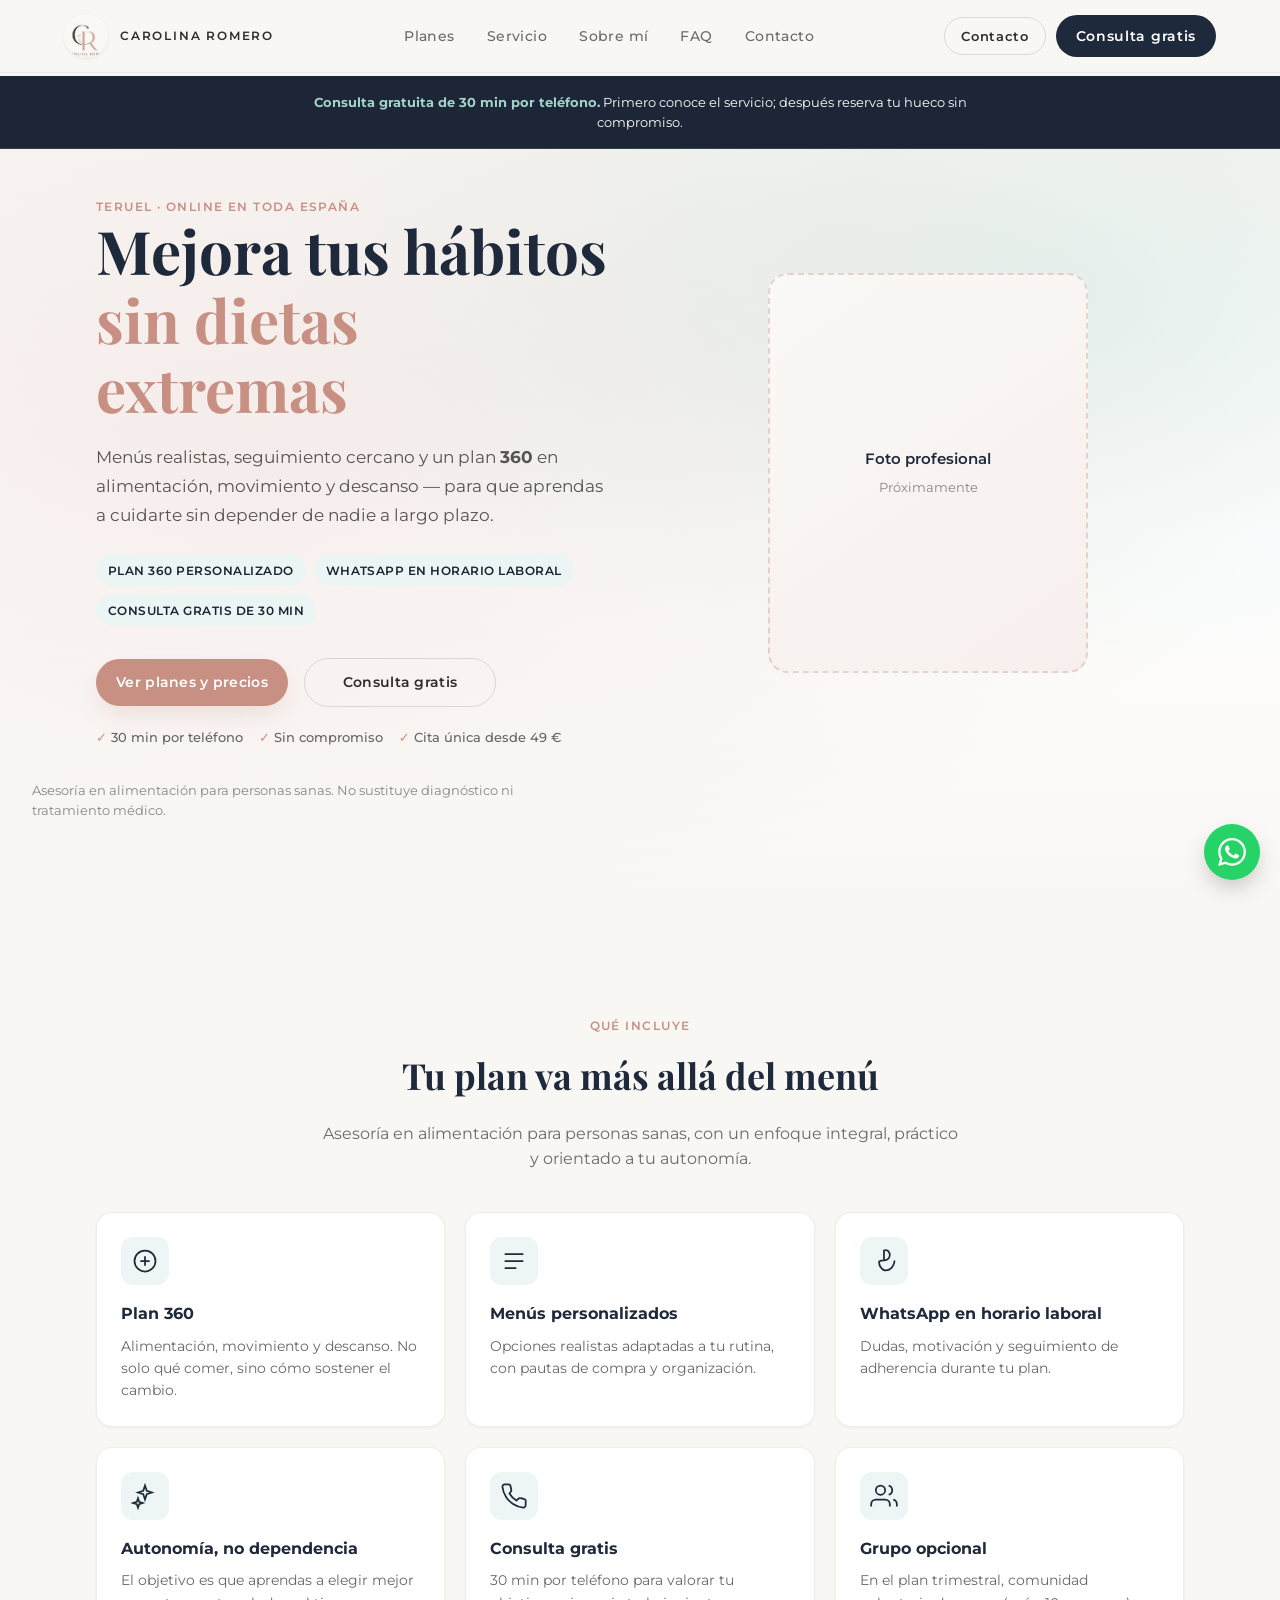
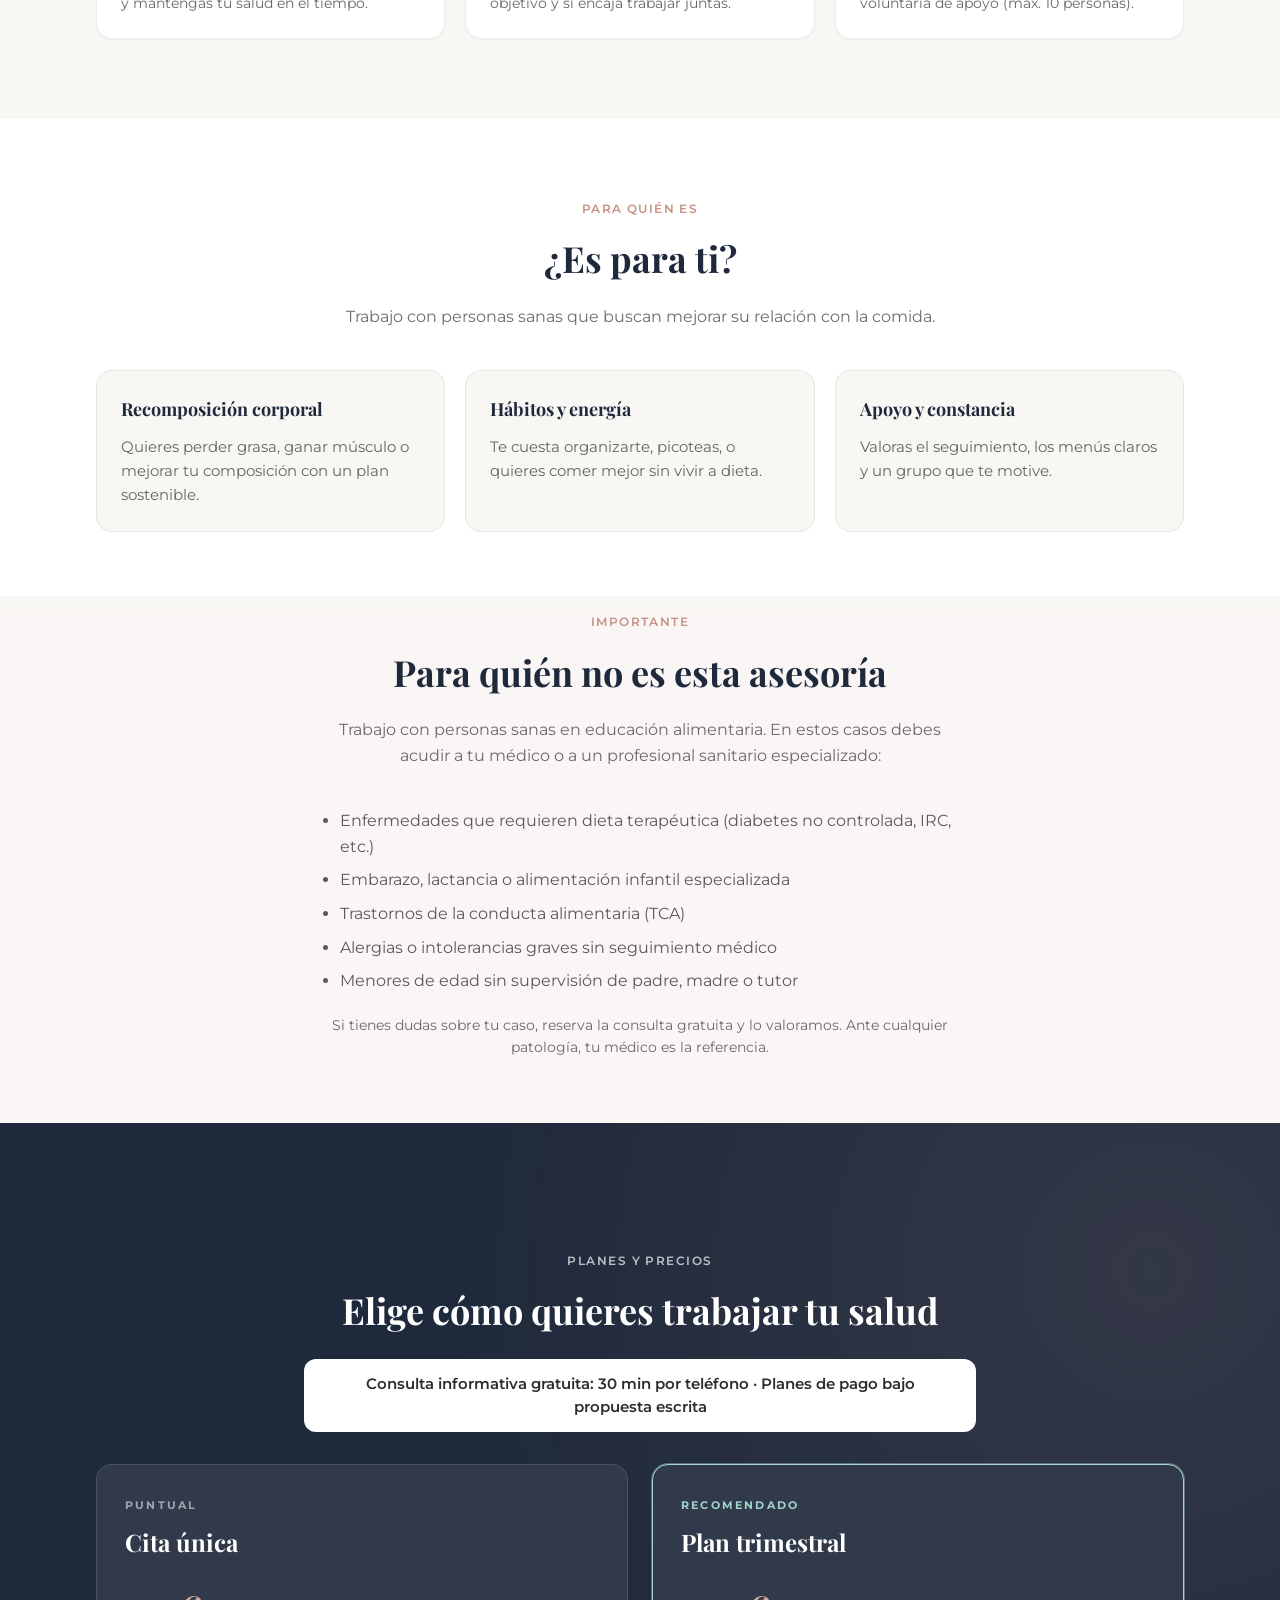
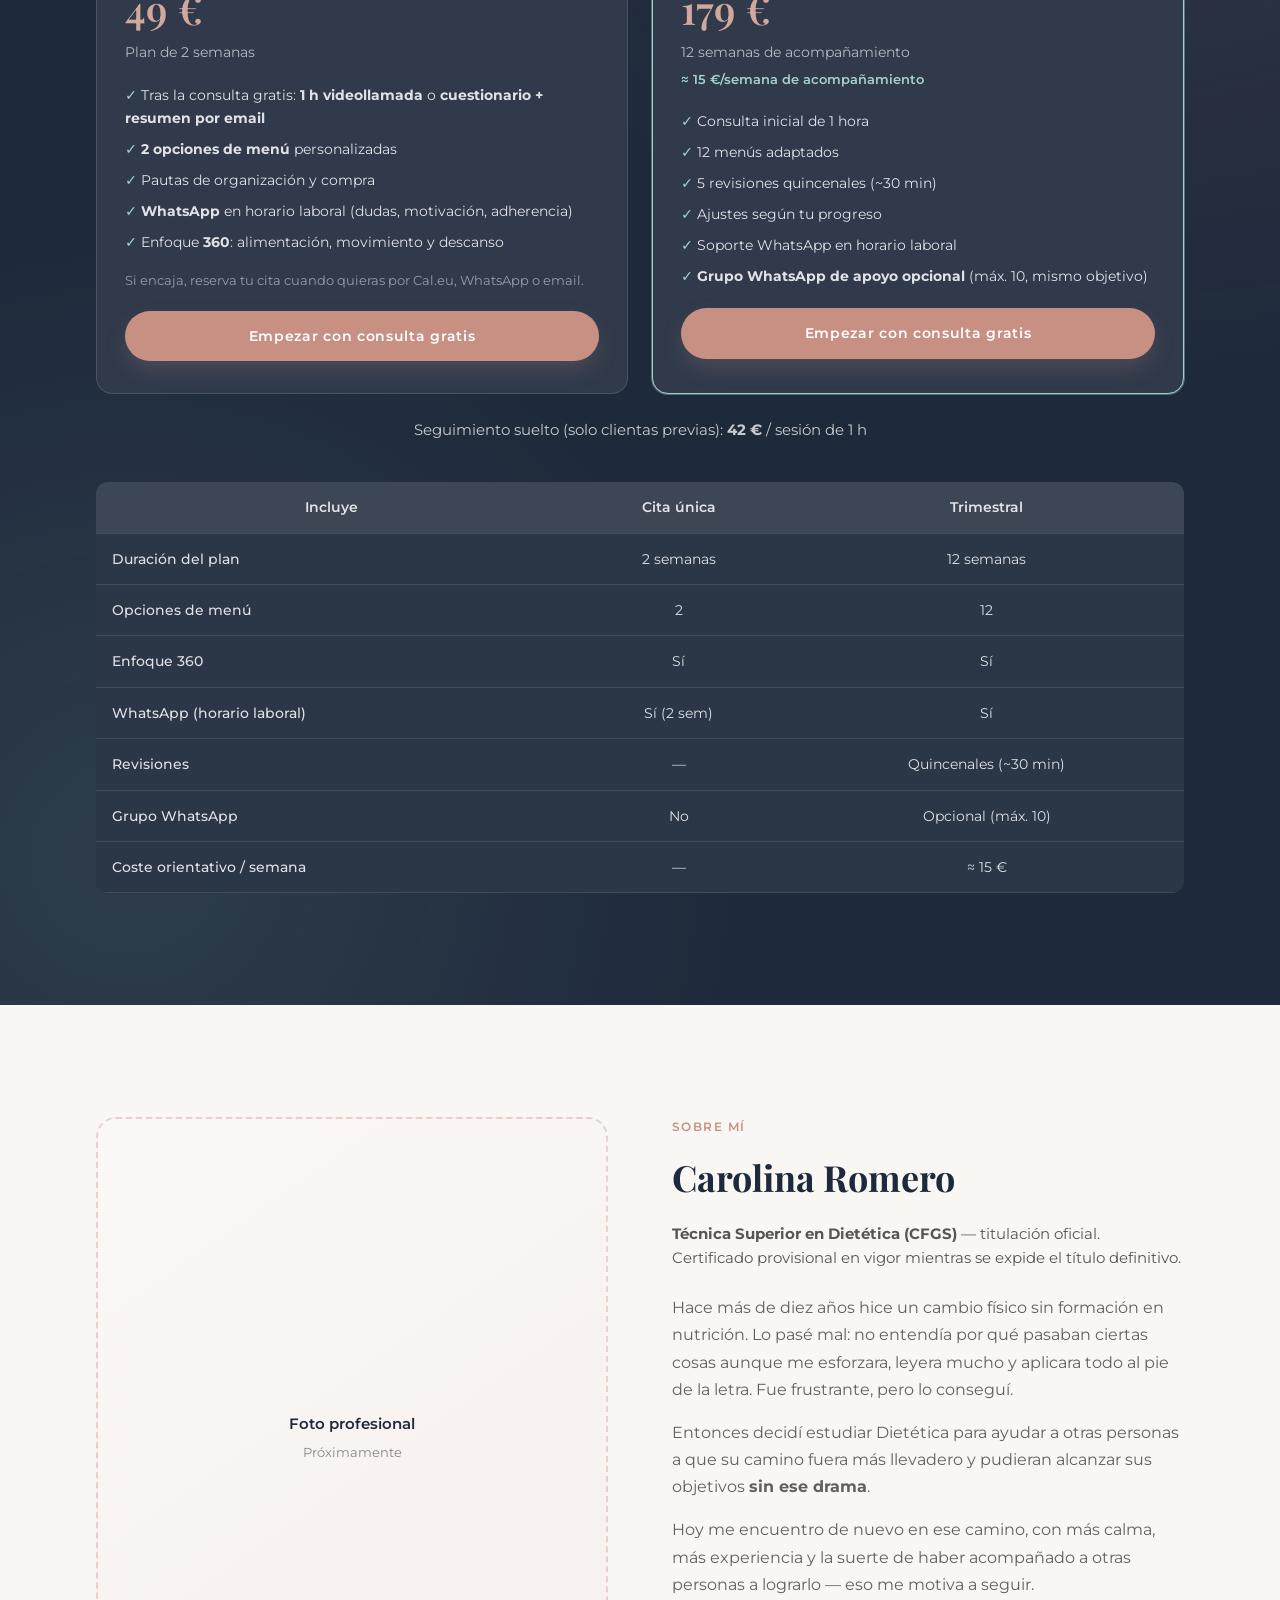
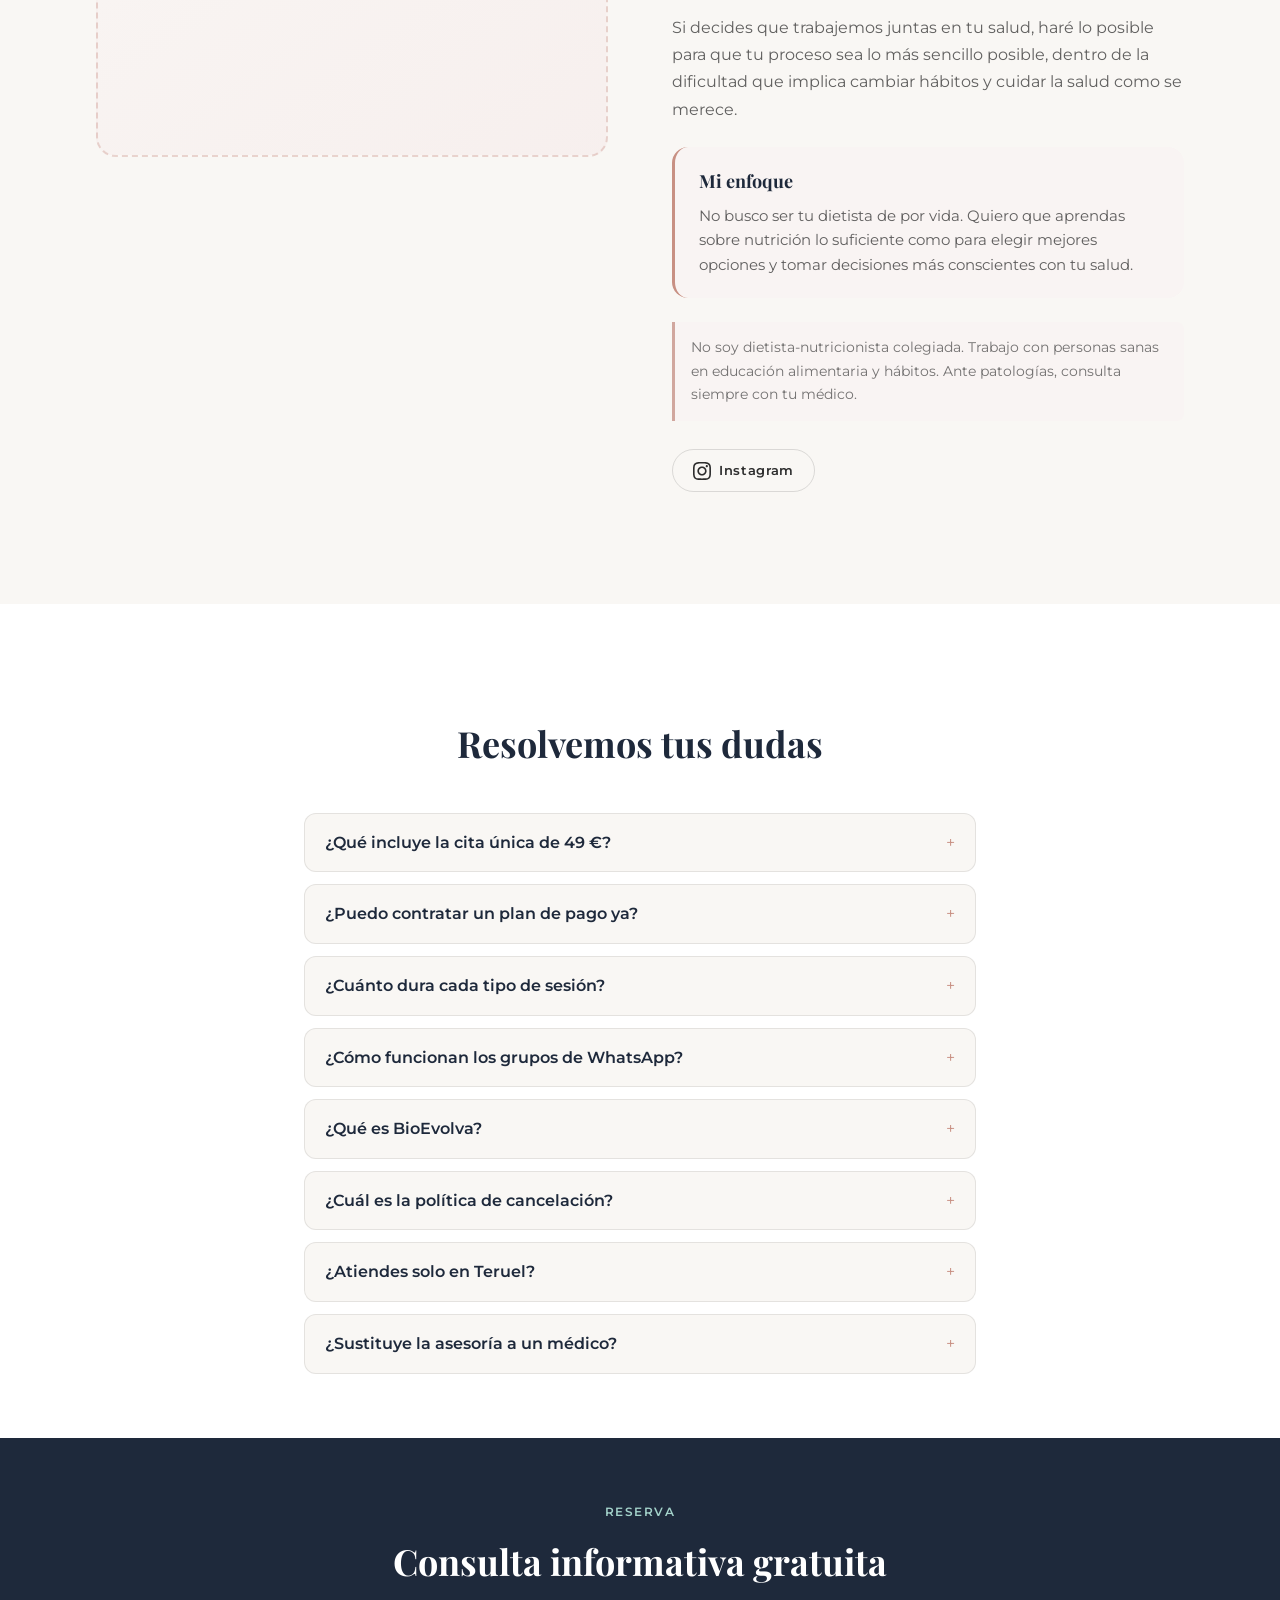
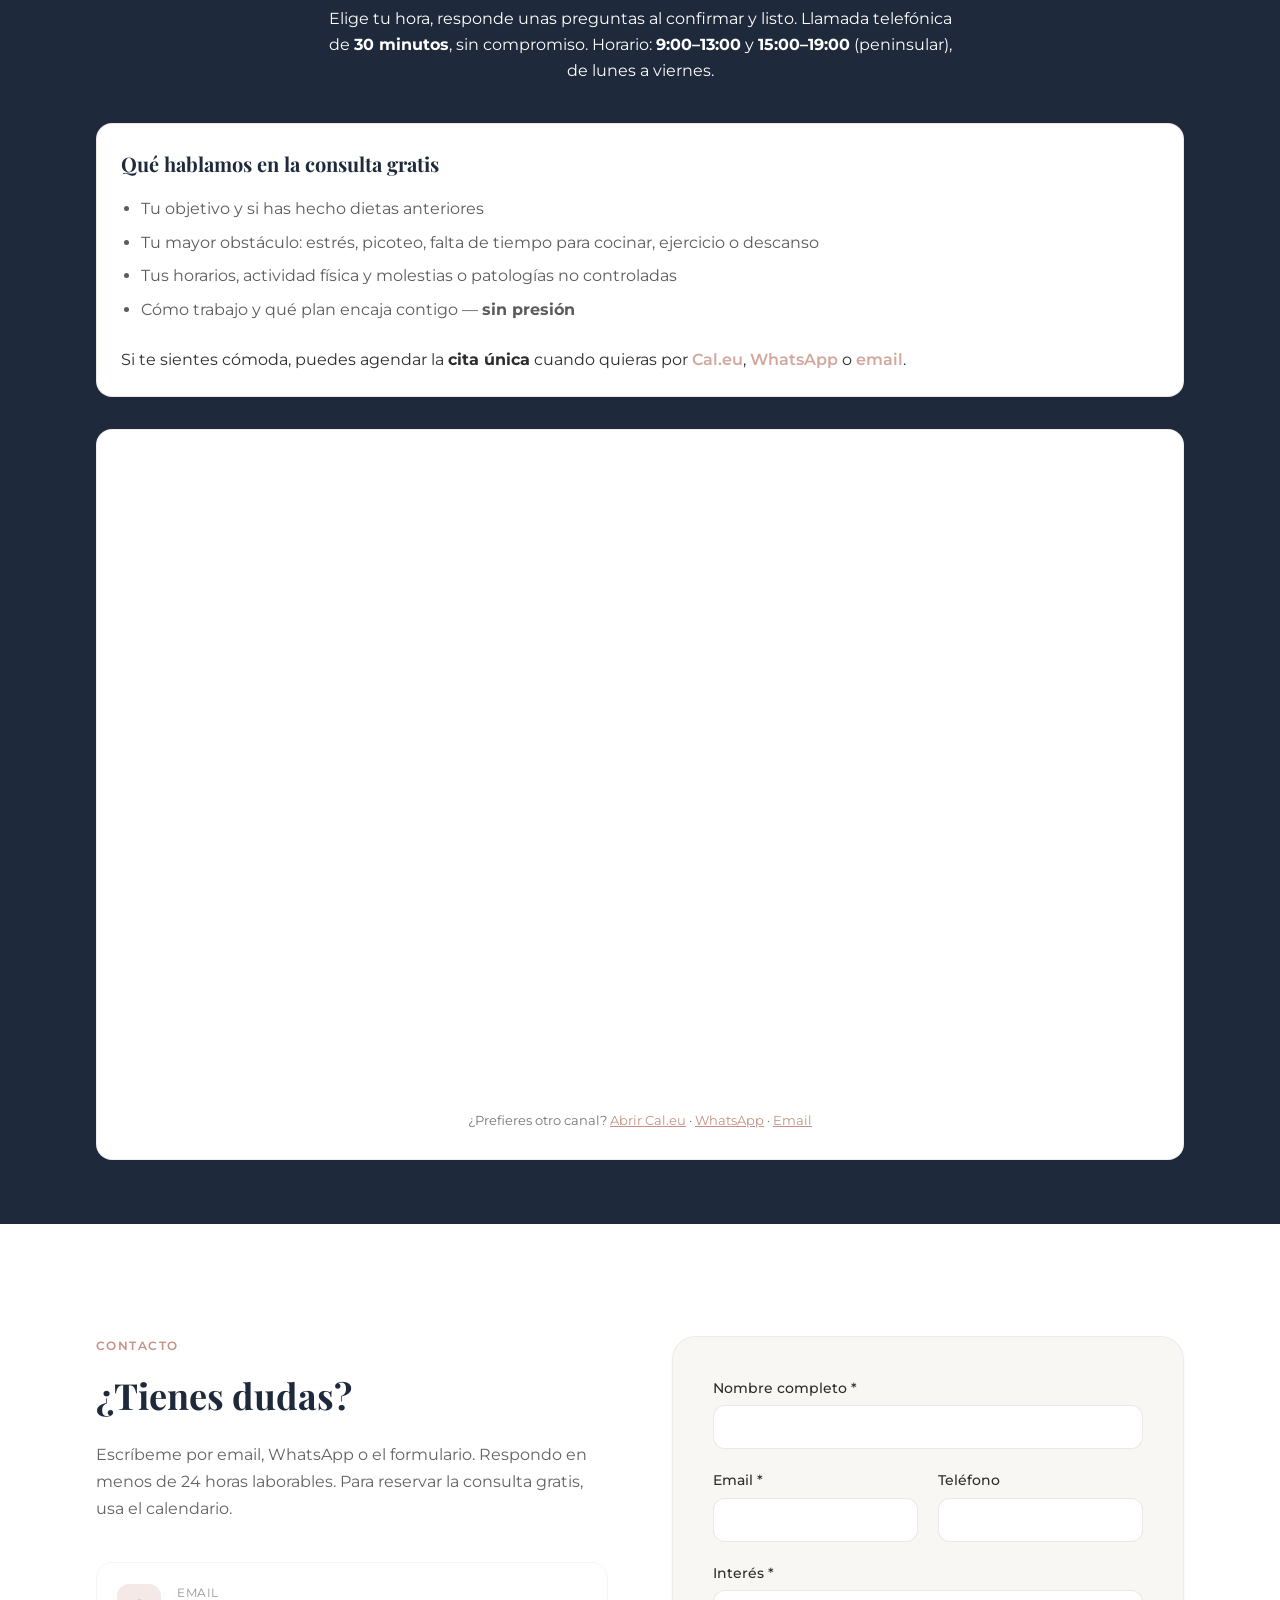
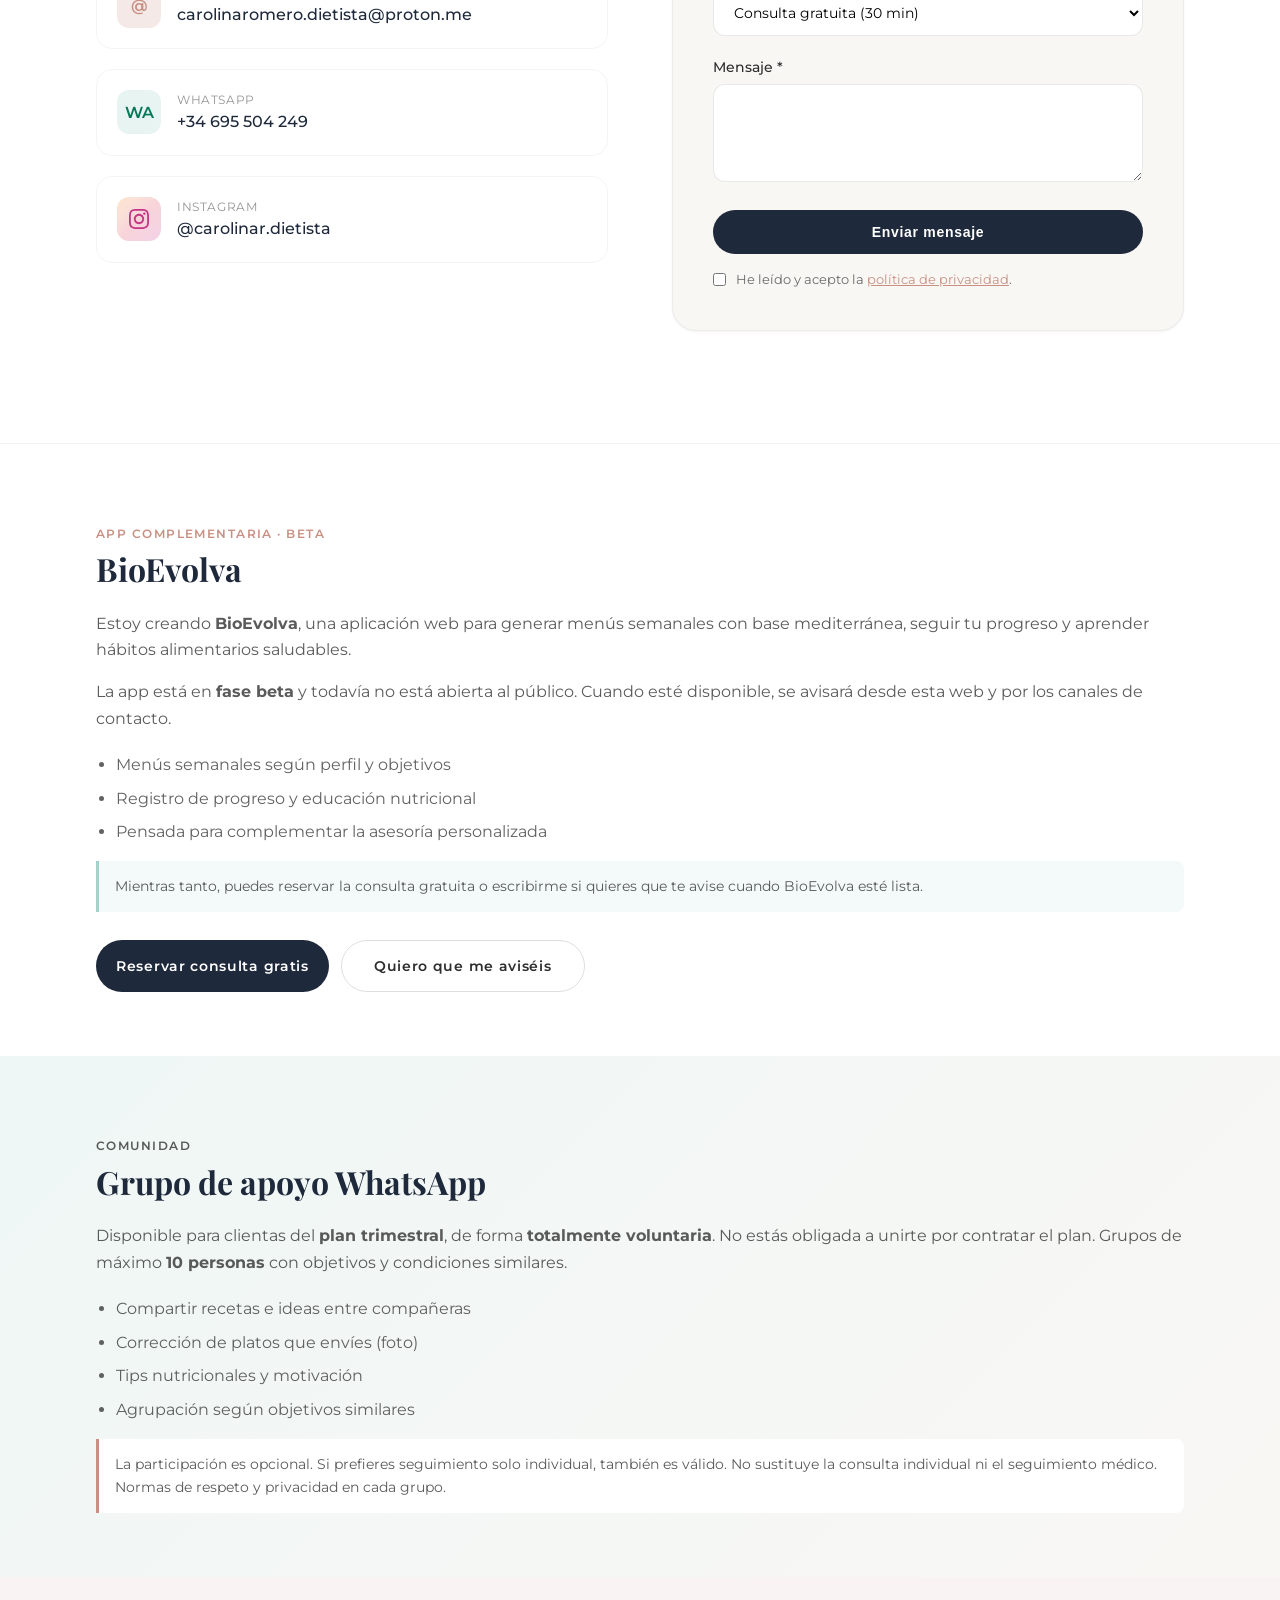
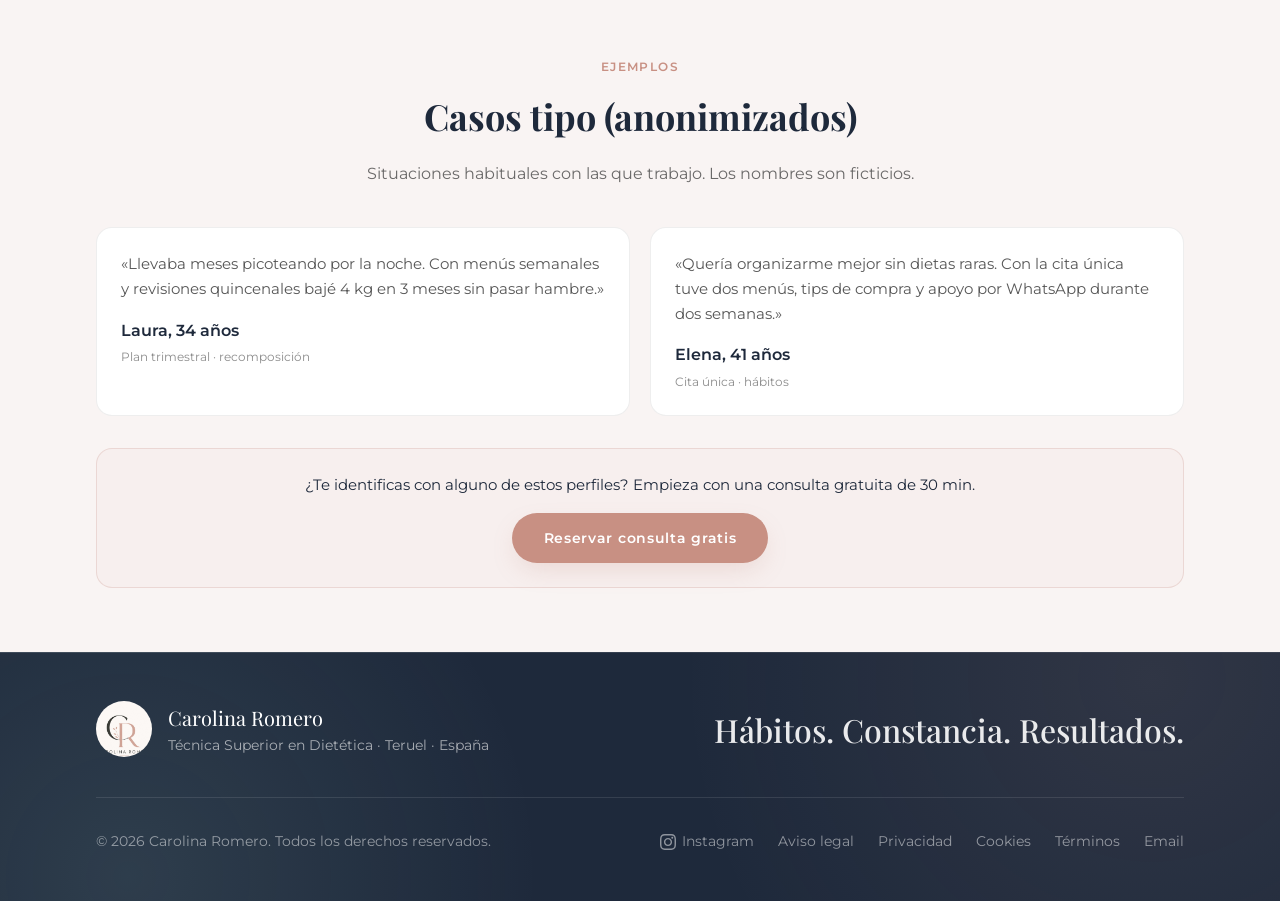
<file: index.html>
<!DOCTYPE html>
<html lang="es">
  <head>
    <meta charset="UTF-8" />
    <meta name="viewport" content="width=device-width, initial-scale=1.0" />
    <meta name="api-base-url" content="" />
    <title>Carolina Romero — Asesoría en Dietética Online | Teruel · España</title>
    <meta
      name="description"
      content="Menús semanales personalizados sin dietas extremas. Asesoría online en toda España con Carolina Romero, Técnica Superior en Dietética. Consulta gratuita de 30 min, sin compromiso."
    />
    <link rel="canonical" href="https://carol-88.github.io/carolina-romero-dietista/" />
    <meta property="og:type" content="website" />
    <meta property="og:locale" content="es_ES" />
    <meta property="og:title" content="Carolina Romero — Asesoría en Dietética Online" />
    <meta
      property="og:description"
      content="Menús personalizados sin dietas extremas. Consulta informativa gratuita de 30 min. Atiendo online en toda España desde Teruel."
    />
    <meta property="og:url" content="https://carol-88.github.io/carolina-romero-dietista/" />
    <meta property="og:image" content="https://carol-88.github.io/carolina-romero-dietista/images/og-card.png" />
    <meta name="twitter:card" content="summary" />
    <meta name="twitter:title" content="Carolina Romero — Asesoría en Dietética Online" />
    <meta
      name="twitter:description"
      content="Plan trimestral con menús semanales y grupo de apoyo. Consulta gratuita 30 min. Teruel · España."
    />
    <meta name="twitter:image" content="https://carol-88.github.io/carolina-romero-dietista/images/og-card.png" />
    <link rel="icon" href="favicon.ico" sizes="any" />
    <link rel="icon" href="images/favicon-32x32.png" type="image/png" sizes="32x32" />
    <link rel="icon" href="images/favicon-16x16.png" type="image/png" sizes="16x16" />
    <link rel="apple-touch-icon" href="images/apple-touch-icon.png" sizes="180x180" />
    <link rel="preconnect" href="https://fonts.googleapis.com" />
    <link rel="preconnect" href="https://fonts.gstatic.com" crossorigin />
    <link
      href="https://fonts.googleapis.com/css2?family=Montserrat:wght@400;500;600;700&family=Playfair+Display:wght@400;500;600;700&display=swap"
      rel="stylesheet"
    />
    <link rel="stylesheet" href="css/styles.css?v=15" />
    <script type="application/ld+json">
      {
        "@context": "https://schema.org",
        "@graph": [
          {
            "@type": "Person",
            "name": "Carolina Romero",
            "jobTitle": "Técnica Superior en Dietética",
            "url": "https://carol-88.github.io/carolina-romero-dietista/",
            "email": "carolinaromero.dietista@proton.me",
            "telephone": "+34695504249",
            "address": {
              "@type": "PostalAddress",
              "addressLocality": "Teruel",
              "addressCountry": "ES"
            },
            "areaServed": { "@type": "Country", "name": "España" },
            "sameAs": [
              "https://www.instagram.com/carolinar.dietista"
            ],
            "knowsAbout": ["Nutrición", "Dietética", "Educación alimentaria", "Hábitos saludables"]
          },
          {
            "@type": "ProfessionalService",
            "name": "Asesoría Carolina Romero",
            "description": "Asesoría en alimentación y hábitos para personas sanas. Online en toda España.",
            "provider": { "@type": "Person", "name": "Carolina Romero" },
            "areaServed": "ES",
            "serviceType": "Asesoría en dietética online",
            "offers": [
              {
                "@type": "Offer",
                "name": "Consulta informativa gratuita",
                "price": "0",
                "priceCurrency": "EUR",
                "description": "Llamada telefónica de 30 minutos sin compromiso"
              },
              {
                "@type": "Offer",
                "name": "Cita única",
                "price": "49",
                "priceCurrency": "EUR",
                "description": "Plan de 2 semanas: 2 opciones de menú, enfoque 360 y WhatsApp en horario laboral"
              },
              {
                "@type": "Offer",
                "name": "Plan trimestral",
                "price": "179",
                "priceCurrency": "EUR"
              }
            ]
          },
          {
            "@type": "FAQPage",
            "mainEntity": [
              {
                "@type": "Question",
                "name": "¿Puedo contratar un plan de pago ya?",
                "acceptedAnswer": {
                  "@type": "Answer",
                  "text": "Empieza por la consulta gratuita de 30 min por teléfono. Si encaja, puedes agendar la cita única o el plan trimestral por Cal.eu, WhatsApp o email."
                }
              },
              {
                "@type": "Question",
                "name": "¿Cómo funcionan los grupos de WhatsApp?",
                "acceptedAnswer": {
                  "@type": "Answer",
                  "text": "Solo para clientas del plan trimestral y de forma voluntaria. Máximo 10 personas con objetivo similar."
                }
              },
              {
                "@type": "Question",
                "name": "¿Qué incluye la cita única?",
                "acceptedAnswer": {
                  "@type": "Answer",
                  "text": "Tras la consulta gratuita, eliges videollamada de 1 h o cuestionario completo con resumen por email. Incluye 2 opciones de menú durante 2 semanas, pautas de organización y compra, WhatsApp en horario laboral y enfoque 360 en alimentación, movimiento y descanso."
                }
              },
              {
                "@type": "Question",
                "name": "¿Qué es BioEvolva?",
                "acceptedAnswer": {
                  "@type": "Answer",
                  "text": "BioEvolva es una aplicación de menús y hábitos en fase beta. Aún no está abierta al público; se avisará desde esta web cuando esté disponible."
                }
              }
            ]
          }
        ]
      }
    </script>
  </head>
  <body>
    <a class="skip-link" href="#main-content">Saltar al contenido</a>

    <header class="site-header">
      <div class="container site-header-row">
        <a href="#" class="brand-link">
          <img src="images/logo.png" alt="" width="44" height="44" />
          <span class="brand-name">CAROLINA ROMERO</span>
        </a>

        <nav id="main-nav" class="nav" aria-label="Principal">
          <a href="#planes">Planes</a>
          <a href="#que-incluye">Servicio</a>
          <a href="#sobre-mi">Sobre mí</a>
          <a href="#faq">FAQ</a>
          <a href="#contacto">Contacto</a>
          <a href="#reserva" class="btn btn-primary nav-mobile-cta">Consulta gratis</a>
        </nav>

        <div class="header-controls">
          <a href="#contacto" class="btn btn-outline header-contact">Contacto</a>
          <a href="#reserva" class="btn btn-primary header-cta">Consulta gratis</a>
          <button
            type="button"
            class="nav-toggle"
            aria-expanded="false"
            aria-controls="main-nav"
            aria-label="Abrir menú"
          >
            <span></span>
            <span></span>
            <span></span>
          </button>
        </div>
      </div>
    </header>

    <main id="main-content">
      <div class="site-notice" role="status">
        <div class="container site-notice-inner">
          <p>
            <strong>Consulta gratuita de 30 min por teléfono.</strong>
            Primero conoce el servicio; después reserva tu hueco sin compromiso.
          </p>
        </div>
      </div>

      <section class="hero">
        <div class="container hero-grid">
          <div class="hero-content">
            <p class="eyebrow hero-eyebrow">Teruel · Online en toda España</p>
            <h1>Mejora tus hábitos <span>sin dietas extremas</span></h1>
            <p class="hero-lead">
              Menús realistas, seguimiento cercano y un plan <strong>360</strong> en alimentación,
              movimiento y descanso — para que aprendas a cuidarte sin depender de nadie a largo plazo.
            </p>

            <ul class="hero-badges" aria-label="Beneficios principales">
              <li>Plan 360 personalizado</li>
              <li>WhatsApp en horario laboral</li>
              <li>Consulta gratis de 30 min</li>
            </ul>

            <div class="hero-actions">
              <a href="#planes" class="btn btn-rose btn-hero">Ver planes y precios</a>
              <a href="#reserva" class="btn btn-outline btn-hero">Consulta gratis</a>
            </div>

            <ul class="hero-trust" aria-label="Garantías de la consulta">
              <li>30 min por teléfono</li>
              <li>Sin compromiso</li>
              <li>Cita única desde 49 €</li>
            </ul>
          </div>

          <div class="hero-visual">
            <div class="photo-placeholder hero-photo-placeholder" role="img" aria-label="Foto profesional próximamente">
              <span class="photo-placeholder-label">Foto profesional</span>
              <span class="photo-placeholder-sub">Próximamente</span>
            </div>
          </div>
        </div>
        <p class="hero-disclaimer container">
          Asesoría en alimentación para personas sanas. No sustituye diagnóstico ni tratamiento médico.
        </p>
      </section>

      <section id="que-incluye" class="beneficios">
        <div class="container">
          <div class="section-intro">
            <p class="eyebrow">Qué incluye</p>
            <h2>Tu plan va más allá del menú</h2>
            <p>
              Asesoría en alimentación para personas sanas, con un enfoque integral,
              práctico y orientado a tu autonomía.
            </p>
          </div>
          <div class="beneficios-grid">
            <article class="beneficio-card">
              <span class="beneficio-icon" aria-hidden="true">
                <svg width="28" height="28" viewBox="0 0 24 24" fill="none" stroke="currentColor" stroke-width="1.5"><circle cx="12" cy="12" r="9"/><path d="M8 12h8M12 8v8"/></svg>
              </span>
              <h3>Plan 360</h3>
              <p>Alimentación, movimiento y descanso. No solo qué comer, sino cómo sostener el cambio.</p>
            </article>
            <article class="beneficio-card">
              <span class="beneficio-icon" aria-hidden="true">
                <svg width="28" height="28" viewBox="0 0 24 24" fill="none" stroke="currentColor" stroke-width="1.5"><path d="M4 6h16M4 12h16M4 18h10"/></svg>
              </span>
              <h3>Menús personalizados</h3>
              <p>Opciones realistas adaptadas a tu rutina, con pautas de compra y organización.</p>
            </article>
            <article class="beneficio-card">
              <span class="beneficio-icon" aria-hidden="true">
                <svg width="28" height="28" viewBox="0 0 24 24" fill="none" stroke="currentColor" stroke-width="1.5"><path d="M21 11.5a8.4 8.4 0 01-.9 3.8 8 8 0 01-7.6 4.7 8 8 0 01-4.7-7.6 8.4 8.4 0 013.8-.9h.5a5 5 0 004.4-2.6 5 5 0 00-1.5-5.9A5 5 0 0012 3v8.5"/></svg>
              </span>
              <h3>WhatsApp en horario laboral</h3>
              <p>Dudas, motivación y seguimiento de adherencia durante tu plan.</p>
            </article>
            <article class="beneficio-card">
              <span class="beneficio-icon" aria-hidden="true">
                <svg width="28" height="28" viewBox="0 0 24 24" fill="none" stroke="currentColor" stroke-width="1.5"><path d="M12 3l1.5 4.5L18 9l-4.5 1.5L12 15l-1.5-4.5L6 9l4.5-1.5L12 3z"/><path d="M5 19l1 3 1-3 3-1-3-1-1-3-1 3-3 1 3 1z"/></svg>
              </span>
              <h3>Autonomía, no dependencia</h3>
              <p>El objetivo es que aprendas a elegir mejor y mantengas tu salud en el tiempo.</p>
            </article>
            <article class="beneficio-card">
              <span class="beneficio-icon" aria-hidden="true">
                <svg width="28" height="28" viewBox="0 0 24 24" fill="none" stroke="currentColor" stroke-width="1.5"><path d="M22 16.9v3a2 2 0 01-2.2 2 19.8 19.8 0 01-8.6-3.1 19.5 19.5 0 01-6-6A19.8 19.8 0 012.1 4.2 2 2 0 014.1 2h3a2 2 0 012 1.7c.1.9.3 1.8.5 2.6a2 2 0 01-.5 2.1L8.1 9.9a16 16 0 006 6l1.5-1.5a2 2 0 012.1-.5c.8.2 1.7.4 2.6.5A2 2 0 0122 16.9z"/></svg>
              </span>
              <h3>Consulta gratis</h3>
              <p>30 min por teléfono para valorar tu objetivo y si encaja trabajar juntas.</p>
            </article>
            <article class="beneficio-card">
              <span class="beneficio-icon" aria-hidden="true">
                <svg width="28" height="28" viewBox="0 0 24 24" fill="none" stroke="currentColor" stroke-width="1.5"><path d="M17 21v-2a4 4 0 00-4-4H5a4 4 0 00-4 4v2"/><circle cx="9" cy="7" r="4"/><path d="M23 21v-2a4 4 0 00-3-3.87M16 3.13a4 4 0 010 7.75"/></svg>
              </span>
              <h3>Grupo opcional</h3>
              <p>En el plan trimestral, comunidad voluntaria de apoyo (máx. 10 personas).</p>
            </article>
          </div>
        </div>
      </section>

      <section id="para-quien" class="para-quien">
        <div class="container">
          <div class="section-intro">
            <p class="eyebrow">Para quién es</p>
            <h2>¿Es para ti?</h2>
            <p>Trabajo con personas sanas que buscan mejorar su relación con la comida.</p>
          </div>
          <div class="para-quien-grid">
            <article class="para-card">
              <h3>Recomposición corporal</h3>
              <p>Quieres perder grasa, ganar músculo o mejorar tu composición con un plan sostenible.</p>
            </article>
            <article class="para-card">
              <h3>Hábitos y energía</h3>
              <p>Te cuesta organizarte, picoteas, o quieres comer mejor sin vivir a dieta.</p>
            </article>
            <article class="para-card">
              <h3>Apoyo y constancia</h3>
              <p>Valoras el seguimiento, los menús claros y un grupo que te motive.</p>
            </article>
          </div>
        </div>
      </section>

      <section id="para-quien-no" class="para-quien para-quien-no">
        <div class="container">
          <div class="section-intro">
            <p class="eyebrow">Importante</p>
            <h2>Para quién no es esta asesoría</h2>
            <p>Trabajo con personas sanas en educación alimentaria. En estos casos debes acudir a tu médico o a un profesional sanitario especializado:</p>
          </div>
          <ul class="exclusion-list">
            <li>Enfermedades que requieren dieta terapéutica (diabetes no controlada, IRC, etc.)</li>
            <li>Embarazo, lactancia o alimentación infantil especializada</li>
            <li>Trastornos de la conducta alimentaria (TCA)</li>
            <li>Alergias o intolerancias graves sin seguimiento médico</li>
            <li>Menores de edad sin supervisión de padre, madre o tutor</li>
          </ul>
          <p class="exclusion-note">
            Si tienes dudas sobre tu caso, reserva la consulta gratuita y lo valoramos.
            Ante cualquier patología, tu médico es la referencia.
          </p>
        </div>
      </section>

      <section id="planes" class="services">
        <div class="container">
          <div class="section-header">
            <p class="eyebrow">Planes y precios</p>
            <h2>Elige cómo quieres trabajar tu salud</h2>
            <p class="services-promo">
              Consulta informativa gratuita: 30 min por teléfono · Planes de pago bajo propuesta escrita
            </p>
          </div>

          <div class="pricing-grid">
            <article class="pricing-card">
              <p class="pricing-label">Puntual</p>
              <h3>Cita única</h3>
              <p class="pricing-amount">49 €</p>
              <p class="pricing-period">Plan de 2 semanas</p>
              <ul class="pricing-features">
                <li>Tras la consulta gratis: <strong>1 h videollamada</strong> o <strong>cuestionario + resumen por email</strong></li>
                <li><strong>2 opciones de menú</strong> personalizadas</li>
                <li>Pautas de organización y compra</li>
                <li><strong>WhatsApp</strong> en horario laboral (dudas, motivación, adherencia)</li>
                <li>Enfoque <strong>360</strong>: alimentación, movimiento y descanso</li>
              </ul>
              <p class="pricing-note">Si encaja, reserva tu cita cuando quieras por Cal.eu, WhatsApp o email.</p>
              <a href="#reserva" class="btn btn-rose btn-full">Empezar con consulta gratis</a>
            </article>

            <article class="pricing-card pricing-card-featured">
              <p class="pricing-label pricing-label-featured">Recomendado</p>
              <h3>Plan trimestral</h3>
              <p class="pricing-amount">179 €</p>
              <p class="pricing-period">12 semanas de acompañamiento</p>
              <p class="pricing-week">≈ 15 €/semana de acompañamiento</p>
              <ul class="pricing-features">
                <li>Consulta inicial de 1 hora</li>
                <li>12 menús adaptados</li>
                <li>5 revisiones quincenales (~30 min)</li>
                <li>Ajustes según tu progreso</li>
                <li>Soporte WhatsApp en horario laboral</li>
                <li><strong>Grupo WhatsApp de apoyo opcional</strong> (máx. 10, mismo objetivo)</li>
              </ul>
              <a href="#reserva" class="btn btn-rose btn-full">Empezar con consulta gratis</a>
            </article>
          </div>

          <p class="pricing-extra">
            Seguimiento suelto (solo clientas previas): <strong>42 €</strong> / sesión de 1 h
          </p>

          <div class="comparison-wrap">
            <table class="comparison-table">
              <caption class="visually-hidden">Comparación entre cita única y plan trimestral</caption>
              <thead>
                <tr>
                  <th scope="col">Incluye</th>
                  <th scope="col">Cita única</th>
                  <th scope="col">Trimestral</th>
                </tr>
              </thead>
              <tbody>
                <tr>
                  <th scope="row">Duración del plan</th>
                  <td>2 semanas</td>
                  <td>12 semanas</td>
                </tr>
                <tr>
                  <th scope="row">Opciones de menú</th>
                  <td>2</td>
                  <td>12</td>
                </tr>
                <tr>
                  <th scope="row">Enfoque 360</th>
                  <td>Sí</td>
                  <td>Sí</td>
                </tr>
                <tr>
                  <th scope="row">WhatsApp (horario laboral)</th>
                  <td>Sí (2 sem)</td>
                  <td>Sí</td>
                </tr>
                <tr>
                  <th scope="row">Revisiones</th>
                  <td>—</td>
                  <td>Quincenales (~30 min)</td>
                </tr>
                <tr>
                  <th scope="row">Grupo WhatsApp</th>
                  <td>No</td>
                  <td>Opcional (máx. 10)</td>
                </tr>
                <tr>
                  <th scope="row">Coste orientativo / semana</th>
                  <td>—</td>
                  <td>≈ 15 €</td>
                </tr>
              </tbody>
            </table>
          </div>
        </div>
      </section>

      <section id="sobre-mi" class="about">
        <div class="container about-grid about-grid-story">
          <div class="about-photo-wrap">
            <div class="photo-placeholder about-photo-placeholder" role="img" aria-label="Foto profesional próximamente">
              <span class="photo-placeholder-label">Foto profesional</span>
              <span class="photo-placeholder-sub">Próximamente</span>
            </div>
          </div>
          <div class="about-main">
            <p class="eyebrow">Sobre mí</p>
            <h2>Carolina Romero</h2>
            <p class="about-credential">
              <strong>Técnica Superior en Dietética (CFGS)</strong> — titulación oficial.
              Certificado provisional en vigor mientras se expide el título definitivo.
            </p>
            <p class="about-text">
              Hace más de diez años hice un cambio físico sin formación en nutrición. Lo pasé mal:
              no entendía por qué pasaban ciertas cosas aunque me esforzara, leyera mucho y aplicara
              todo al pie de la letra. Fue frustrante, pero lo conseguí.
            </p>
            <p class="about-text">
              Entonces decidí estudiar Dietética para ayudar a otras personas a que su camino fuera
              más llevadero y pudieran alcanzar sus objetivos <strong>sin ese drama</strong>.
            </p>
            <p class="about-text">
              Hoy me encuentro de nuevo en ese camino, con más calma, más experiencia y la suerte de
              haber acompañado a otras personas a lograrlo — eso me motiva a seguir.
            </p>
            <p class="about-text">
              Si decides que trabajemos juntas en tu salud, haré lo posible para que tu proceso sea
              lo más sencillo posible, dentro de la dificultad que implica cambiar hábitos y cuidar
              la salud como se merece.
            </p>
            <div class="about-enfoque">
              <h3>Mi enfoque</h3>
              <p>
                No busco ser tu dietista de por vida. Quiero que aprendas sobre nutrición lo
                suficiente como para elegir mejores opciones y tomar decisiones más conscientes
                con tu salud.
              </p>
            </div>
            <p class="about-text about-note">
              No soy dietista-nutricionista colegiada. Trabajo con personas sanas
              en educación alimentaria y hábitos. Ante patologías, consulta siempre
              con tu médico.
            </p>
            <div class="about-links">
              <a
                href="https://www.instagram.com/carolinar.dietista"
                target="_blank"
                rel="noopener noreferrer"
                class="btn btn-outline about-social-btn"
              >
                <svg width="18" height="18" viewBox="0 0 24 24" fill="currentColor" aria-hidden="true">
                  <path d="M12 2.163c3.204 0 3.584.012 4.85.07 3.252.148 4.771 1.691 4.919 4.919.058 1.265.069 1.645.069 4.849 0 3.205-.012 3.584-.069 4.849-.149 3.225-1.664 4.771-4.919 4.919-1.266.058-1.644.07-4.85.07-3.204 0-3.584-.012-4.849-.07-3.26-.149-4.771-1.699-4.919-4.92-.058-1.265-.07-1.644-.07-4.849 0-3.204.013-3.583.07-4.849.149-3.227 1.664-4.771 4.919-4.919 1.266-.057 1.645-.069 4.849-.069zm0-2.163c-3.259 0-3.667.014-4.947.072-4.358.2-6.78 2.618-6.98 6.98-.059 1.281-.073 1.689-.073 4.948 0 3.259.014 3.668.072 4.948.2 4.358 2.618 6.78 6.98 6.98 1.281.058 1.689.072 4.948.072 3.259 0 3.668-.014 4.948-.072 4.354-.2 6.782-2.618 6.979-6.98.059-1.28.073-1.689.073-4.948 0-3.259-.014-3.667-.072-4.947-.196-4.354-2.617-6.78-6.979-6.98-1.281-.059-1.69-.073-4.949-.073zm0 5.838c-3.403 0-6.162 2.759-6.162 6.162s2.759 6.163 6.162 6.163 6.162-2.759 6.162-6.163c0-3.403-2.759-6.162-6.162-6.162zm0 10.162c-2.209 0-4-1.79-4-4 0-2.209 1.791-4 4-4s4 1.791 4 4c0 2.21-1.791 4-4 4zm6.406-11.845c-.796 0-1.441.645-1.441 1.44s.645 1.44 1.441 1.44c.795 0 1.439-.645 1.439-1.44s-.644-1.44-1.439-1.44z"/>
                </svg>
                Instagram
              </a>
            </div>
          </div>
        </div>
      </section>

      <section id="faq" class="faq">
        <div class="container">
          <div class="section-header faq-header">
            <p class="eyebrow">Preguntas frecuentes</p>
            <h2>Resolvemos tus dudas</h2>
          </div>
          <div class="faq-list">
            <details class="faq-item">
              <summary>¿Qué incluye la cita única de 49 €?</summary>
              <p>
                Tras la consulta gratuita, eliges <strong>1 h de videollamada</strong> o
                <strong>cuestionario completo + resumen por email</strong>. Recibes
                <strong>2 opciones de menú</strong> durante 2 semanas, pautas de organización
                y compra, <strong>WhatsApp en horario laboral</strong> y un enfoque
                <strong>360</strong> (alimentación, movimiento y descanso).
              </p>
            </details>
            <details class="faq-item">
              <summary>¿Puedo contratar un plan de pago ya?</summary>
              <p>
                Empieza por la <strong>consulta gratuita de 30 min por teléfono</strong>.
                Ahí valoramos si la cita única (49 €) o el plan trimestral (179 €)
                encajan contigo. Si te sientes cómoda, agenda la cita única cuando quieras
                por Cal.eu, WhatsApp o email.
              </p>
            </details>
            <details class="faq-item">
              <summary>¿Cuánto dura cada tipo de sesión?</summary>
              <p>
                Consulta informativa gratuita: <strong>30 min por teléfono</strong>.
                Sesiones de pago: <strong>1 hora</strong> (videollamada). Revisiones del plan trimestral: ~30 min.
              </p>
            </details>
            <details class="faq-item">
              <summary>¿Cómo funcionan los grupos de WhatsApp?</summary>
              <p>
                Solo para clientas del plan trimestral y de forma <strong>voluntaria</strong>:
                no estás obligada a unirte por contratar el plan. Máximo 10 personas con
                objetivo similar. Compartís recetas, os apoyáis y yo corrijo platos
                y comparto información nutricional. No es un chat médico 24/7.
              </p>
            </details>
            <details class="faq-item">
              <summary>¿Qué es BioEvolva?</summary>
              <p>
                BioEvolva es una aplicación de menús y hábitos que estoy desarrollando.
                Ahora mismo está en <strong>fase beta</strong> y no está abierta al público.
                Cuando esté disponible, se avisará desde esta web y por email/WhatsApp
                a quien lo pida.
              </p>
            </details>
            <details class="faq-item">
              <summary>¿Cuál es la política de cancelación?</summary>
              <p>
                Para la <strong>consulta gratuita</strong>, puedes cancelar o cambiar la cita
                con al menos 24 h de antelación por email o WhatsApp. Para sesiones de pago
                (cuando estén activas), las condiciones concretas de cancelación y reprogramación
                se indicarán por escrito antes de contratar.
              </p>
            </details>
            <details class="faq-item">
              <summary>¿Atiendes solo en Teruel?</summary>
              <p>
                Vivo en Teruel pero trabajo <strong>100 % online</strong> con
                clientas de toda España: la consulta gratuita es por
                <strong>teléfono</strong>; las sesiones de pago por videollamada,
                email y WhatsApp.
              </p>
            </details>
            <details class="faq-item">
              <summary>¿Sustituye la asesoría a un médico?</summary>
              <p>
                No. Ofrezco asesoría en alimentación para personas sanas.
                <strong>No sustituye</strong> diagnóstico ni tratamiento médico.
              </p>
            </details>
          </div>
        </div>
      </section>

      <section id="reserva" class="booking booking-prominent">
        <div class="container">
          <div class="section-intro section-intro-light">
            <p class="eyebrow">Reserva</p>
            <h2>Consulta informativa gratuita</h2>
            <p>
              Elige tu hora, responde unas preguntas al confirmar y listo.
              Llamada telefónica de <strong>30 minutos</strong>, sin compromiso.
              Horario: <strong>9:00–13:00</strong> y <strong>15:00–19:00</strong>
              (peninsular), de lunes a viernes.
            </p>
          </div>

          <div class="consulta-gratis-box consulta-gratis-box-inline">
            <h3>Qué hablamos en la consulta gratis</h3>
            <ul>
              <li>Tu objetivo y si has hecho dietas anteriores</li>
              <li>Tu mayor obstáculo: estrés, picoteo, falta de tiempo para cocinar, ejercicio o descanso</li>
              <li>Tus horarios, actividad física y molestias o patologías no controladas</li>
              <li>Cómo trabajo y qué plan encaja contigo — <strong>sin presión</strong></li>
            </ul>
            <p>
              Si te sientes cómoda, puedes agendar la <strong>cita única</strong> cuando quieras
              por <a href="https://cal.eu/carolinaromero" target="_blank" rel="noopener noreferrer">Cal.eu</a>,
              <a href="https://wa.me/34695504249" data-whatsapp-link target="_blank" rel="noopener noreferrer">WhatsApp</a>
              o <a href="mailto:carolinaromero.dietista@proton.me">email</a>.
            </p>
          </div>

          <div class="booking-panel">
            <div id="cal-embed" class="cal-placeholder" aria-live="polite">
              <p class="cal-placeholder-title">Cargando calendario…</p>
              <p>
                Si tarda, abre
                <a href="https://cal.eu/carolinaromero" target="_blank" rel="noopener noreferrer">cal.eu/carolinaromero</a>
                o reserva por
                <a href="https://wa.me/34695504249" data-whatsapp-link target="_blank" rel="noopener noreferrer">WhatsApp</a>.
              </p>
            </div>
            <p class="cal-embed-fallback">
              ¿Prefieres otro canal?
              <a href="https://cal.eu/carolinaromero" target="_blank" rel="noopener noreferrer">Abrir Cal.eu</a>
              ·
              <a href="https://wa.me/34695504249" data-whatsapp-link target="_blank" rel="noopener noreferrer">WhatsApp</a>
              ·
              <a href="mailto:carolinaromero.dietista@proton.me">Email</a>
            </p>
          </div>
        </div>
      </section>

      <section id="contacto" class="contact">
        <div class="container contact-grid">
          <div>
            <p class="eyebrow">Contacto</p>
            <h2>¿Tienes dudas?</h2>
            <p class="contact-intro">
              Escríbeme por email, WhatsApp o el formulario. Respondo en menos de 24 horas laborables.
              Para reservar la consulta gratis, usa el <a href="#reserva">calendario</a>.
            </p>
            <div class="contact-links">
              <a href="mailto:carolinaromero.dietista@proton.me" class="contact-link">
                <span class="contact-link-icon email">@</span>
                <div>
                  <p class="contact-link-label">Email</p>
                  <p class="contact-link-value">carolinaromero.dietista@proton.me</p>
                </div>
              </a>
              <a
                href="https://wa.me/34695504249"
                target="_blank"
                rel="noopener noreferrer"
                class="contact-link"
              >
                <span class="contact-link-icon whatsapp">WA</span>
                <div>
                  <p class="contact-link-label">WhatsApp</p>
                  <p class="contact-link-value">+34 695 504 249</p>
                </div>
              </a>
              <a
                href="https://www.instagram.com/carolinar.dietista"
                target="_blank"
                rel="noopener noreferrer"
                class="contact-link"
              >
                <span class="contact-link-icon instagram" aria-hidden="true">
                  <svg width="20" height="20" viewBox="0 0 24 24" fill="currentColor">
                    <path d="M12 2.163c3.204 0 3.584.012 4.85.07 3.252.148 4.771 1.691 4.919 4.919.058 1.265.069 1.645.069 4.849 0 3.205-.012 3.584-.069 4.849-.149 3.225-1.664 4.771-4.919 4.919-1.266.058-1.644.07-4.85.07-3.204 0-3.584-.012-4.849-.07-3.26-.149-4.771-1.699-4.919-4.92-.058-1.265-.07-1.644-.07-4.849 0-3.204.013-3.583.07-4.849.149-3.227 1.664-4.771 4.919-4.919 1.266-.057 1.645-.069 4.849-.069zm0-2.163c-3.259 0-3.667.014-4.947.072-4.358.2-6.78 2.618-6.98 6.98-.059 1.281-.073 1.689-.073 4.948 0 3.259.014 3.668.072 4.948.2 4.358 2.618 6.78 6.98 6.98 1.281.058 1.689.072 4.948.072 3.259 0 3.668-.014 4.948-.072 4.354-.2 6.782-2.618 6.979-6.98.059-1.28.073-1.689.073-4.948 0-3.259-.014-3.667-.072-4.947-.196-4.354-2.617-6.78-6.979-6.98-1.281-.059-1.69-.073-4.949-.073zm0 5.838c-3.403 0-6.162 2.759-6.162 6.162s2.759 6.163 6.162 6.163 6.162-2.759 6.162-6.163c0-3.403-2.759-6.162-6.162-6.162zm0 10.162c-2.209 0-4-1.79-4-4 0-2.209 1.791-4 4-4s4 1.791 4 4c0 2.21-1.791 4-4 4zm6.406-11.845c-.796 0-1.441.645-1.441 1.44s.645 1.44 1.441 1.44c.795 0 1.439-.645 1.439-1.44s-.644-1.44-1.439-1.44z"/>
                  </svg>
                </span>
                <div>
                  <p class="contact-link-label">Instagram</p>
                  <p class="contact-link-value">@carolinar.dietista</p>
                </div>
              </a>
            </div>
          </div>

          <div class="contact-form-wrap">
            <form id="contact-form" class="contact-form" novalidate>
              <div class="visually-hidden" aria-hidden="true">
                <label for="contact-website">Web</label>
                <input id="contact-website" name="website" type="text" tabindex="-1" autocomplete="off" />
              </div>
              <div class="form-group">
                <label for="name">Nombre completo *</label>
                <input id="name" name="name" type="text" required autocomplete="name" />
              </div>
              <div class="form-row">
                <div class="form-group">
                  <label for="email">Email *</label>
                  <input id="email" name="email" type="email" required autocomplete="email" />
                </div>
                <div class="form-group">
                  <label for="phone">Teléfono</label>
                  <input id="phone" name="phone" type="tel" autocomplete="tel" />
                </div>
              </div>
              <div class="form-group">
                <label for="service">Interés *</label>
                <select id="service" name="service" required>
                  <option value="consulta-gratis">Consulta gratuita (30 min)</option>
                  <option value="cita-unica">Cita única (49 €)</option>
                  <option value="trimestral">Plan trimestral (179 €)</option>
                  <option value="otro">Otra consulta</option>
                </select>
              </div>
              <div class="form-group">
                <label for="message">Mensaje *</label>
                <textarea id="message" name="message" required rows="4"></textarea>
              </div>
              <button type="submit" class="btn btn-primary btn-full">Enviar mensaje</button>
              <p id="contact-form-error" class="form-error" hidden role="alert"></p>
              <label class="form-checkbox">
                <input type="checkbox" name="privacy" required />
                <span>
                  He leído y acepto la
                  <a href="legal/privacidad.html" target="_blank" rel="noopener">política de privacidad</a>.
                </span>
              </label>
            </form>
            <div id="form-success" class="form-success" role="status" aria-live="polite">
              <div class="form-success-icon" aria-hidden="true">✓</div>
              <h3>Mensaje enviado</h3>
              <p>
                Gracias por escribirme. Te responderé en menos de 24 h laborables.
                Si no recibes respuesta, escribe a
                <a href="mailto:carolinaromero.dietista@proton.me">carolinaromero.dietista@proton.me</a>.
              </p>
            </div>
          </div>
        </div>
      </section>

      <section id="bioevolva" class="bioevolva">
        <div class="container bioevolva-grid">
          <div class="bioevolva-content">
            <p class="eyebrow">App complementaria · Beta</p>
            <h2>BioEvolva</h2>
            <p>
              Estoy creando <strong>BioEvolva</strong>, una aplicación web para
              generar menús semanales con base mediterránea, seguir tu progreso y
              aprender hábitos alimentarios saludables.
            </p>
            <p>
              La app está en <strong>fase beta</strong> y todavía no está abierta
              al público. Cuando esté disponible, se avisará desde esta web y por
              los canales de contacto.
            </p>
            <ul class="bioevolva-perks">
              <li>Menús semanales según perfil y objetivos</li>
              <li>Registro de progreso y educación nutricional</li>
              <li>Pensada para complementar la asesoría personalizada</li>
            </ul>
            <p class="bioevolva-note">
              Mientras tanto, puedes reservar la consulta gratuita o escribirme
              si quieres que te avise cuando BioEvolva esté lista.
            </p>
            <div class="bioevolva-actions">
              <a href="#reserva" class="btn btn-primary">Reservar consulta gratis</a>
              <a href="#contacto" class="btn btn-outline">Quiero que me aviséis</a>
            </div>
          </div>
        </div>
      </section>

      <section id="grupo-whatsapp" class="grupo-wa">
        <div class="container grupo-wa-inner">
          <div>
            <p class="eyebrow">Comunidad</p>
            <h2>Grupo de apoyo WhatsApp</h2>
            <p>
              Disponible para clientas del <strong>plan trimestral</strong>, de forma
              <strong>totalmente voluntaria</strong>. No estás obligada a unirte por contratar
              el plan. Grupos de máximo <strong>10 personas</strong> con objetivos y
              condiciones similares.
            </p>
            <ul class="grupo-wa-list">
              <li>Compartir recetas e ideas entre compañeras</li>
              <li>Corrección de platos que envíes (foto)</li>
              <li>Tips nutricionales y motivación</li>
              <li>Agrupación según objetivos similares</li>
            </ul>
            <p class="grupo-wa-note">
              La participación es opcional. Si prefieres seguimiento solo individual, también
              es válido. No sustituye la consulta individual ni el seguimiento médico.
              Normas de respeto y privacidad en cada grupo.
            </p>
          </div>
        </div>
      </section>

      <section id="casos-tipo" class="testimonials casos-tipo">
        <div class="container">
          <div class="section-intro">
            <p class="eyebrow">Ejemplos</p>
            <h2>Casos tipo (anonimizados)</h2>
            <p>Situaciones habituales con las que trabajo. Los nombres son ficticios.</p>
          </div>
          <div class="testimonials-grid">
            <article class="testimonial-card">
              <p class="testimonial-text">
                «Llevaba meses picoteando por la noche. Con menús semanales y revisiones
                quincenales bajé 4 kg en 3 meses sin pasar hambre.»
              </p>
              <footer>
                <cite class="testimonial-author">Laura, 34 años</cite>
                <span class="testimonial-context">Plan trimestral · recomposición</span>
              </footer>
            </article>
            <article class="testimonial-card">
              <p class="testimonial-text">
                «Quería organizarme mejor sin dietas raras. Con la cita única tuve dos menús,
                tips de compra y apoyo por WhatsApp durante dos semanas.»
              </p>
              <footer>
                <cite class="testimonial-author">Elena, 41 años</cite>
                <span class="testimonial-context">Cita única · hábitos</span>
              </footer>
            </article>
          </div>
          <div class="section-cta">
            <p>¿Te identificas con alguno de estos perfiles? Empieza con una consulta gratuita de 30 min.</p>
            <a href="#reserva" class="btn btn-rose">Reservar consulta gratis</a>
          </div>
        </div>
      </section>

      <section id="opiniones" class="testimonials" hidden>
        <div class="container">
          <div class="section-intro">
            <p class="eyebrow">Opiniones</p>
            <h2>Lo que dicen quienes han participado</h2>
            <p>
              Testimonios de grupos de hábitos y asesorías. Publicados con
              consentimiento expreso.
            </p>
          </div>
          <div id="testimonials-grid" class="testimonials-grid" aria-live="polite"></div>
          <p id="testimonials-empty" class="testimonials-empty">
            Próximamente más opiniones aquí. Si participaste en un grupo y quieres
            compartir tu experiencia, escríbeme.
          </p>
        </div>
      </section>
    </main>

    <aside class="sticky-cta" id="sticky-cta" aria-label="Reservar consulta">
      <a href="#reserva" class="btn btn-rose btn-full">Reservar consulta gratis</a>
    </aside>

    <a
      href="https://wa.me/34695504249"
      data-whatsapp-link
      class="whatsapp-float"
      target="_blank"
      rel="noopener noreferrer"
      aria-label="Contactar por WhatsApp"
    >
      <svg width="28" height="28" viewBox="0 0 24 24" fill="currentColor" aria-hidden="true">
        <path d="M17.472 14.382c-.297-.149-1.758-.867-2.03-.967-.273-.099-.471-.148-.67.15-.197.297-.767.966-.94 1.164-.173.199-.347.223-.644.075-.297-.15-1.255-.463-2.39-1.475-.883-.788-1.48-1.761-1.653-2.059-.173-.297-.018-.458.13-.606.134-.133.298-.347.446-.52.149-.174.198-.298.298-.497.099-.198.05-.371-.025-.52-.075-.149-.669-1.612-.916-2.207-.242-.579-.487-.5-.669-.51-.173-.008-.371-.01-.57-.01-.198 0-.52.074-.792.372-.272.297-1.04 1.016-1.04 2.479 0 1.462 1.065 2.875 1.213 3.074.149.198 2.096 3.2 5.077 4.487.709.306 1.262.489 1.694.625.712.227 1.36.195 1.871.118.571-.085 1.758-.719 2.006-1.413.248-.694.248-1.289.173-1.413-.074-.124-.272-.198-.57-.347m-5.421 7.403h-.004a9.87 9.87 0 01-5.031-1.378l-.361-.214-3.741.982.998-3.648-.235-.374a9.86 9.86 0 01-1.51-5.26c.001-5.45 4.436-9.884 9.888-9.884 2.64 0 5.122 1.03 6.988 2.898a9.825 9.825 0 012.893 6.994c-.003 5.45-4.435 9.884-9.881 9.884m8.413-18.297A11.815 11.815 0 0012.05 0C5.495 0 .16 5.335.157 11.892c0 2.096.547 4.142 1.588 5.945L.057 24l6.305-1.654a11.882 11.882 0 005.683 1.448h.005c6.554 0 11.89-5.335 11.893-11.893a11.821 11.821 0 00-3.48-8.413z"/>
      </svg>
    </a>

    <footer class="footer">
      <div class="container">
        <div class="footer-top">
          <div class="footer-brand">
            <img src="images/logo.png" alt="" width="56" height="56" />
            <div>
              <p class="footer-brand-name">Carolina Romero</p>
              <p class="footer-brand-sub">Técnica Superior en Dietética · Teruel · España</p>
            </div>
          </div>
          <p class="footer-motto">Hábitos. Constancia. Resultados.</p>
        </div>
        <div class="footer-bottom">
          <p>© <span id="year"></span> Carolina Romero. Todos los derechos reservados.</p>
          <div class="footer-links footer-legal">
            <a href="https://www.instagram.com/carolinar.dietista" target="_blank" rel="noopener noreferrer" class="footer-social-link">
              <svg width="16" height="16" viewBox="0 0 24 24" fill="currentColor" aria-hidden="true">
                <path d="M12 2.163c3.204 0 3.584.012 4.85.07 3.252.148 4.771 1.691 4.919 4.919.058 1.265.069 1.645.069 4.849 0 3.205-.012 3.584-.069 4.849-.149 3.225-1.664 4.771-4.919 4.919-1.266.058-1.644.07-4.85.07-3.204 0-3.584-.012-4.849-.07-3.26-.149-4.771-1.699-4.919-4.92-.058-1.265-.07-1.644-.07-4.849 0-3.204.013-3.583.07-4.849.149-3.227 1.664-4.771 4.919-4.919 1.266-.057 1.645-.069 4.849-.069zm0-2.163c-3.259 0-3.667.014-4.947.072-4.358.2-6.78 2.618-6.98 6.98-.059 1.281-.073 1.689-.073 4.948 0 3.259.014 3.668.072 4.948.2 4.358 2.618 6.78 6.98 6.98 1.281.058 1.689.072 4.948.072 3.259 0 3.668-.014 4.948-.072 4.354-.2 6.782-2.618 6.979-6.98.059-1.28.073-1.689.073-4.948 0-3.259-.014-3.667-.072-4.947-.196-4.354-2.617-6.78-6.979-6.98-1.281-.059-1.69-.073-4.949-.073zm0 5.838c-3.403 0-6.162 2.759-6.162 6.162s2.759 6.163 6.162 6.163 6.162-2.759 6.162-6.163c0-3.403-2.759-6.162-6.162-6.162zm0 10.162c-2.209 0-4-1.79-4-4 0-2.209 1.791-4 4-4s4 1.791 4 4c0 2.21-1.791 4-4 4zm6.406-11.845c-.796 0-1.441.645-1.441 1.44s.645 1.44 1.441 1.44c.795 0 1.439-.645 1.439-1.44s-.644-1.44-1.439-1.44z"/>
              </svg>
              Instagram
            </a>
            <a href="legal/aviso-legal.html">Aviso legal</a>
            <a href="legal/privacidad.html">Privacidad</a>
            <a href="legal/cookies.html">Cookies</a>
            <a href="legal/terminos.html">Términos</a>
            <a href="mailto:carolinaromero.dietista@proton.me">Email</a>
          </div>
        </div>
      </div>
    </footer>

    <script>
      document.getElementById("year").textContent = new Date().getFullYear();
    </script>
    <script src="js/main.js?v=7" defer></script>
  </body>
</html>
</file>
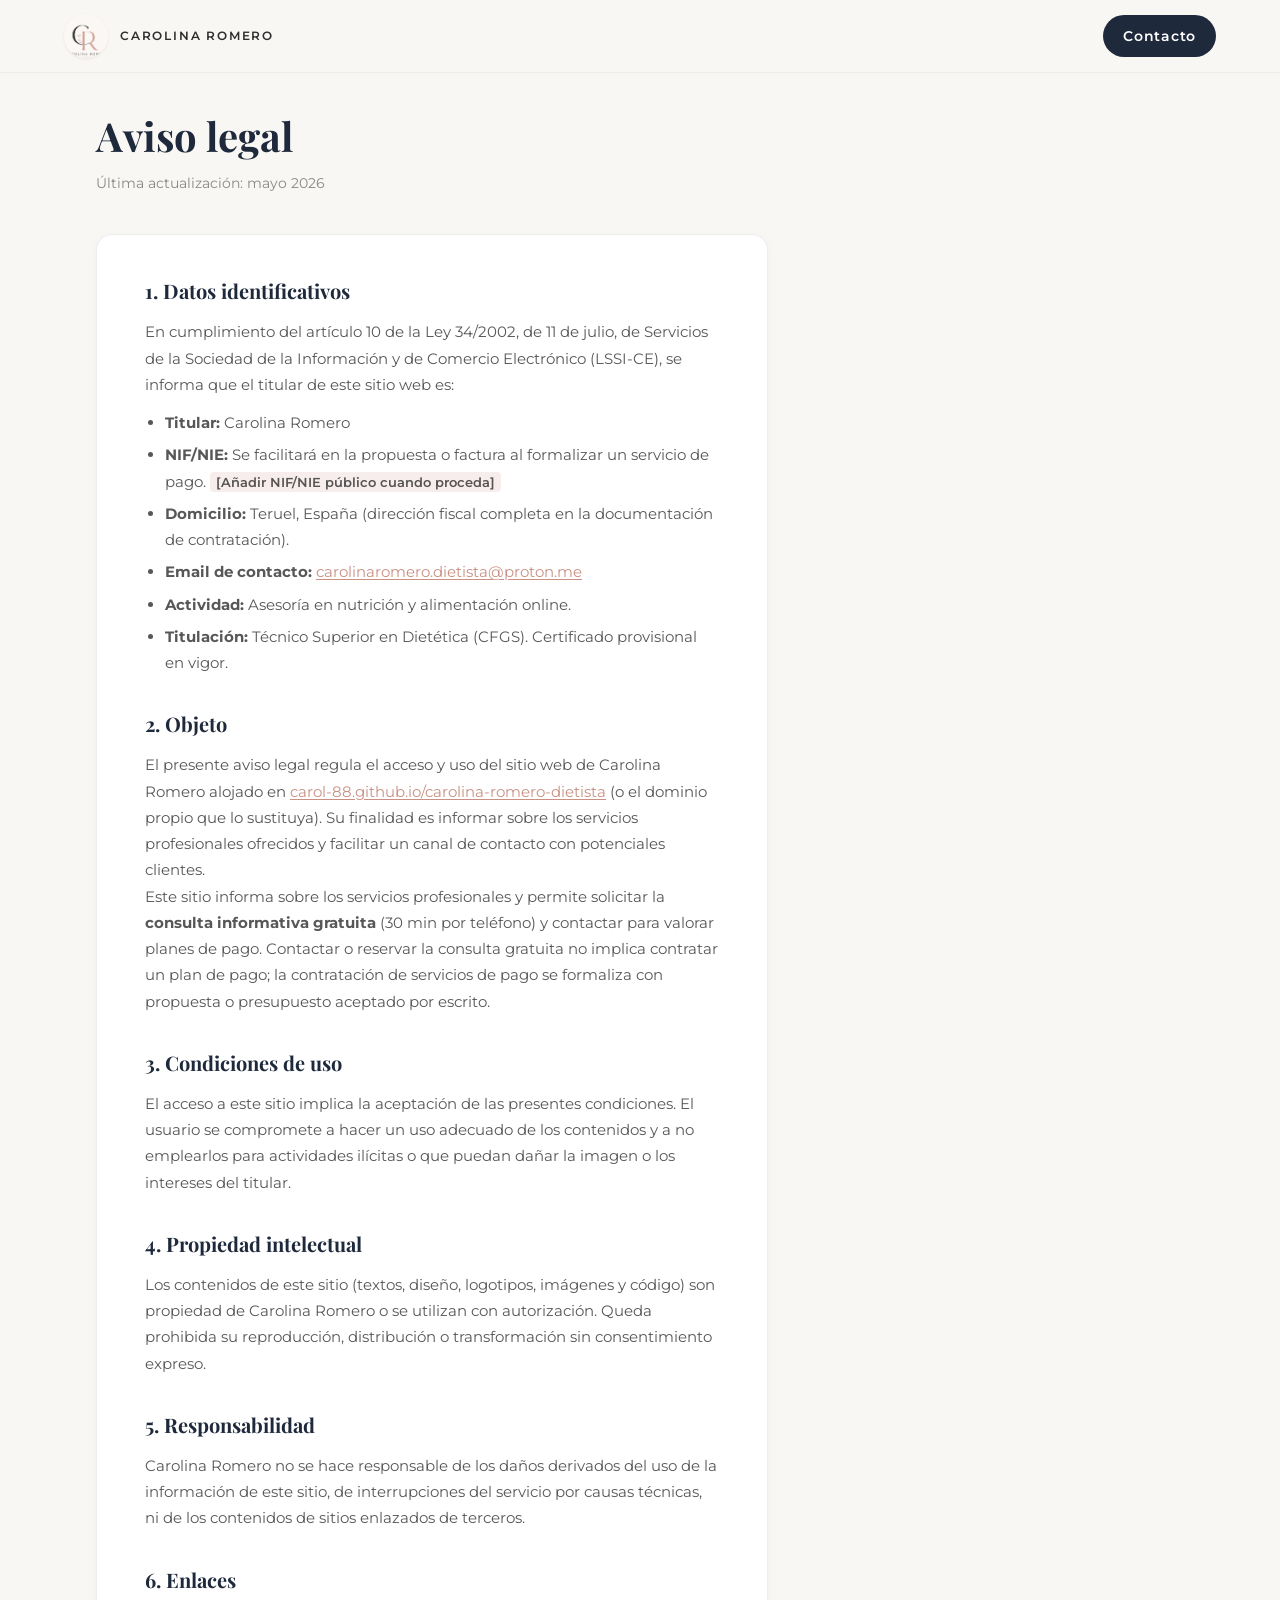
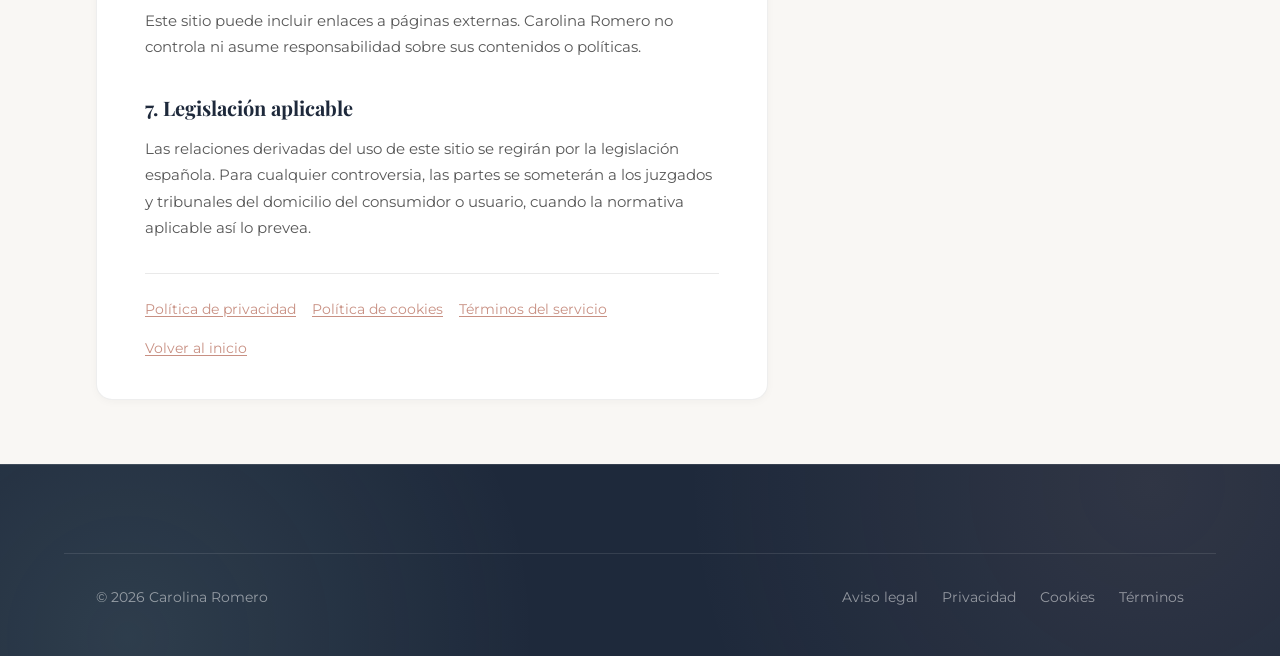
<file: legal/aviso-legal.html>
<!DOCTYPE html>
<html lang="es">
  <head>
    <meta charset="UTF-8" />
    <meta name="viewport" content="width=device-width, initial-scale=1.0" />
    <title>Aviso legal — Carolina Romero</title>
    <link rel="icon" href="../favicon.ico" sizes="any" />
    <link rel="icon" href="../images/favicon-32x32.png" type="image/png" sizes="32x32" />
    <link rel="icon" href="../images/favicon-16x16.png" type="image/png" sizes="16x16" />
    <link rel="apple-touch-icon" href="../images/apple-touch-icon.png" sizes="180x180" />
    <link rel="preconnect" href="https://fonts.googleapis.com" />
    <link rel="preconnect" href="https://fonts.gstatic.com" crossorigin />
    <link
      href="https://fonts.googleapis.com/css2?family=Montserrat:wght@400;500;600;700&family=Playfair+Display:wght@400;600&display=swap"
      rel="stylesheet"
    />
    <link rel="stylesheet" href="../css/styles.css" />
    <link rel="stylesheet" href="../css/legal.css" />
  </head>
  <body>
    <header class="header">
      <div class="container header-inner">
        <a href="../index.html" class="brand-link">
          <img src="../images/logo.png" alt="Carolina Romero" />
          <span class="brand-name">CAROLINA ROMERO</span>
        </a>
        <a href="../index.html#contacto" class="btn btn-primary">Contacto</a>
      </div>
    </header>

    <main class="legal-page">
      <div class="container">
        <div class="legal-header">
          <h1>Aviso legal</h1>
          <p class="legal-updated">Última actualización: mayo 2026</p>
        </div>

        <div class="legal-content">
          <h2>1. Datos identificativos</h2>
          <p>
            En cumplimiento del artículo 10 de la Ley 34/2002, de 11 de julio,
            de Servicios de la Sociedad de la Información y de Comercio
            Electrónico (LSSI-CE), se informa que el titular de este sitio web
            es:
          </p>
          <ul>
            <li><strong>Titular:</strong> Carolina Romero</li>
            <li>
              <strong>NIF/NIE:</strong>
              Se facilitará en la propuesta o factura al formalizar un servicio de pago.
              <span class="legal-placeholder">[Añadir NIF/NIE público cuando proceda]</span>
            </li>
            <li>
              <strong>Domicilio:</strong> Teruel, España
              (dirección fiscal completa en la documentación de contratación).
            </li>
            <li>
              <strong>Email de contacto:</strong>
              <a href="mailto:carolinaromero.dietista@proton.me">carolinaromero.dietista@proton.me</a>
            </li>
            <li>
              <strong>Actividad:</strong> Asesoría en nutrición y alimentación online.
            </li>
            <li>
              <strong>Titulación:</strong> Técnico Superior en Dietética (CFGS). Certificado provisional en vigor.
            </li>
          </ul>

          <h2>2. Objeto</h2>
          <p>
            El presente aviso legal regula el acceso y uso del sitio web de
            Carolina Romero alojado en
            <a href="https://carol-88.github.io/carolina-romero-dietista/" target="_blank" rel="noopener">carol-88.github.io/carolina-romero-dietista</a>
            (o el dominio propio que lo sustituya). Su finalidad es informar
            sobre los servicios profesionales ofrecidos y facilitar un canal de
            contacto con potenciales clientes.
          </p>
          <p>
            Este sitio informa sobre los servicios profesionales y permite
            solicitar la <strong>consulta informativa gratuita</strong> (30 min
            por teléfono)
            y contactar para valorar planes de pago. Contactar o reservar la
            consulta gratuita no implica contratar un plan de pago; la
            contratación de servicios de pago se formaliza con propuesta o
            presupuesto aceptado por escrito.
          </p>

          <h2>3. Condiciones de uso</h2>
          <p>
            El acceso a este sitio implica la aceptación de las presentes
            condiciones. El usuario se compromete a hacer un uso adecuado de los
            contenidos y a no emplearlos para actividades ilícitas o que
            puedan dañar la imagen o los intereses del titular.
          </p>

          <h2>4. Propiedad intelectual</h2>
          <p>
            Los contenidos de este sitio (textos, diseño, logotipos, imágenes y
            código) son propiedad de Carolina Romero o se utilizan con
            autorización. Queda prohibida su reproducción, distribución o
            transformación sin consentimiento expreso.
          </p>

          <h2>5. Responsabilidad</h2>
          <p>
            Carolina Romero no se hace responsable de los daños derivados del
            uso de la información de este sitio, de interrupciones del servicio
            por causas técnicas, ni de los contenidos de sitios enlazados de
            terceros.
          </p>

          <h2>6. Enlaces</h2>
          <p>
            Este sitio puede incluir enlaces a páginas externas. Carolina Romero
            no controla ni asume responsabilidad sobre sus contenidos o
            políticas.
          </p>

          <h2>7. Legislación aplicable</h2>
          <p>
            Las relaciones derivadas del uso de este sitio se regirán por la
            legislación española. Para cualquier controversia, las partes se
            someterán a los juzgados y tribunales del domicilio del consumidor
            o usuario, cuando la normativa aplicable así lo prevea.
          </p>

          <nav class="legal-nav">
            <a href="privacidad.html">Política de privacidad</a>
            <a href="cookies.html">Política de cookies</a>
            <a href="terminos.html">Términos del servicio</a>
            <a href="../index.html">Volver al inicio</a>
          </nav>
        </div>
      </div>
    </main>

    <footer class="footer">
      <div class="container footer-bottom">
        <p>© <span id="year"></span> Carolina Romero</p>
        <div class="footer-links footer-legal">
          <a href="aviso-legal.html">Aviso legal</a>
          <a href="privacidad.html">Privacidad</a>
          <a href="cookies.html">Cookies</a>
          <a href="terminos.html">Términos</a>
        </div>
      </div>
    </footer>
    <script>
      document.getElementById("year").textContent = new Date().getFullYear();
    </script>
  </body>
</html>
</file>
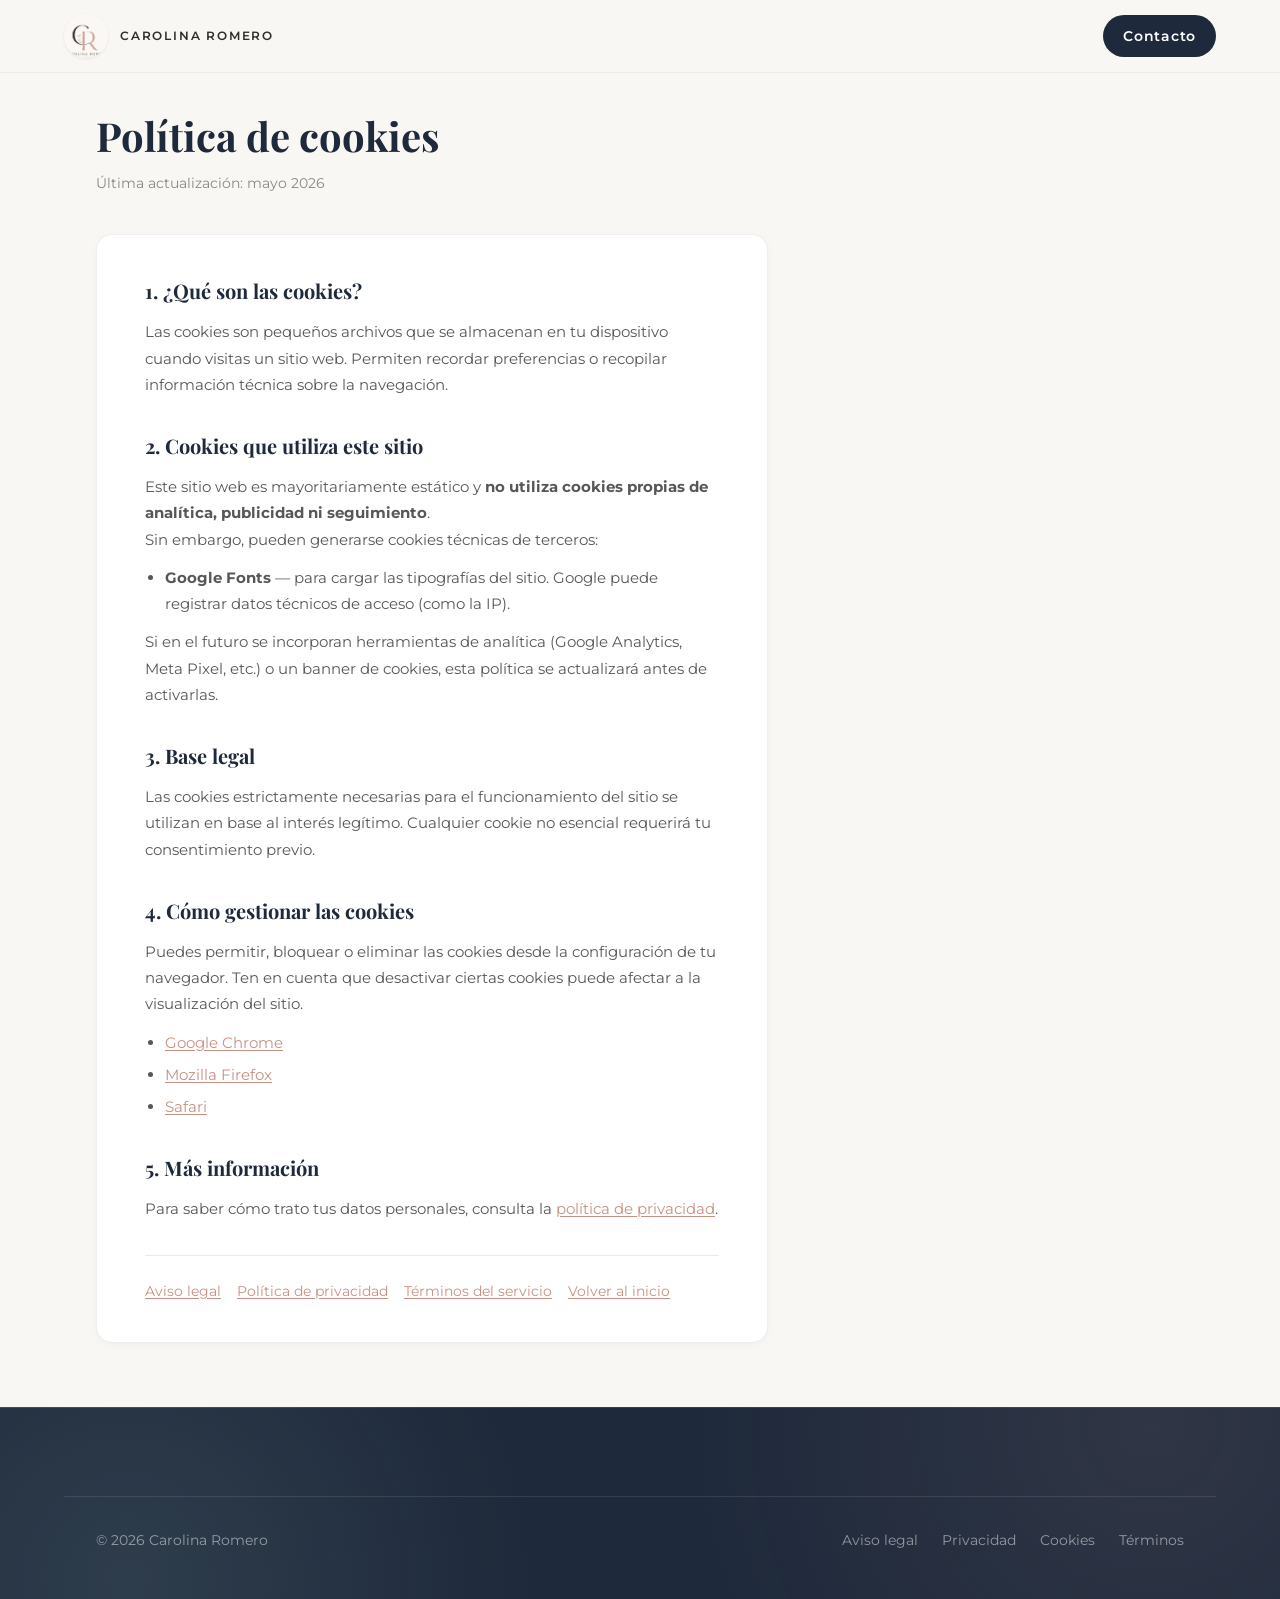
<file: legal/cookies.html>
<!DOCTYPE html>
<html lang="es">
  <head>
    <meta charset="UTF-8" />
    <meta name="viewport" content="width=device-width, initial-scale=1.0" />
    <title>Política de cookies — Carolina Romero</title>
    <link rel="icon" href="../favicon.ico" sizes="any" />
    <link rel="icon" href="../images/favicon-32x32.png" type="image/png" sizes="32x32" />
    <link rel="icon" href="../images/favicon-16x16.png" type="image/png" sizes="16x16" />
    <link rel="apple-touch-icon" href="../images/apple-touch-icon.png" sizes="180x180" />
    <link rel="preconnect" href="https://fonts.googleapis.com" />
    <link rel="preconnect" href="https://fonts.gstatic.com" crossorigin />
    <link
      href="https://fonts.googleapis.com/css2?family=Montserrat:wght@400;500;600;700&family=Playfair+Display:wght@400;600&display=swap"
      rel="stylesheet"
    />
    <link rel="stylesheet" href="../css/styles.css" />
    <link rel="stylesheet" href="../css/legal.css" />
  </head>
  <body>
    <header class="header">
      <div class="container header-inner">
        <a href="../index.html" class="brand-link">
          <img src="../images/logo.png" alt="Carolina Romero" />
          <span class="brand-name">CAROLINA ROMERO</span>
        </a>
        <a href="../index.html#contacto" class="btn btn-primary">Contacto</a>
      </div>
    </header>

    <main class="legal-page">
      <div class="container">
        <div class="legal-header">
          <h1>Política de cookies</h1>
          <p class="legal-updated">Última actualización: mayo 2026</p>
        </div>

        <div class="legal-content">
          <h2>1. ¿Qué son las cookies?</h2>
          <p>
            Las cookies son pequeños archivos que se almacenan en tu dispositivo
            cuando visitas un sitio web. Permiten recordar preferencias o
            recopilar información técnica sobre la navegación.
          </p>

          <h2>2. Cookies que utiliza este sitio</h2>
          <p>
            Este sitio web es mayoritariamente estático y <strong>no utiliza
            cookies propias de analítica, publicidad ni seguimiento</strong>.
          </p>
          <p>Sin embargo, pueden generarse cookies técnicas de terceros:</p>
          <ul>
            <li>
              <strong>Google Fonts</strong> — para cargar las tipografías del
              sitio. Google puede registrar datos técnicos de acceso (como la IP).
            </li>
          </ul>
          <p>
            Si en el futuro se incorporan herramientas de analítica (Google
            Analytics, Meta Pixel, etc.) o un banner de cookies, esta política
            se actualizará antes de activarlas.
          </p>

          <h2>3. Base legal</h2>
          <p>
            Las cookies estrictamente necesarias para el funcionamiento del sitio
            se utilizan en base al interés legítimo. Cualquier cookie no esencial
            requerirá tu consentimiento previo.
          </p>

          <h2>4. Cómo gestionar las cookies</h2>
          <p>
            Puedes permitir, bloquear o eliminar las cookies desde la
            configuración de tu navegador. Ten en cuenta que desactivar ciertas
            cookies puede afectar a la visualización del sitio.
          </p>
          <ul>
            <li><a href="https://support.google.com/chrome/answer/95647" target="_blank" rel="noopener">Google Chrome</a></li>
            <li><a href="https://support.mozilla.org/es/kb/habilitar-y-deshabilitar-cookies-sitios-web-rastrear-preferencias" target="_blank" rel="noopener">Mozilla Firefox</a></li>
            <li><a href="https://support.apple.com/es-es/guide/safari/sfri11471/mac" target="_blank" rel="noopener">Safari</a></li>
          </ul>

          <h2>5. Más información</h2>
          <p>
            Para saber cómo trato tus datos personales, consulta la
            <a href="privacidad.html">política de privacidad</a>.
          </p>

          <nav class="legal-nav">
            <a href="aviso-legal.html">Aviso legal</a>
            <a href="privacidad.html">Política de privacidad</a>
            <a href="terminos.html">Términos del servicio</a>
            <a href="../index.html">Volver al inicio</a>
          </nav>
        </div>
      </div>
    </main>

    <footer class="footer">
      <div class="container footer-bottom">
        <p>© <span id="year"></span> Carolina Romero</p>
        <div class="footer-links footer-legal">
          <a href="aviso-legal.html">Aviso legal</a>
          <a href="privacidad.html">Privacidad</a>
          <a href="cookies.html">Cookies</a>
          <a href="terminos.html">Términos</a>
        </div>
      </div>
    </footer>
    <script>
      document.getElementById("year").textContent = new Date().getFullYear();
    </script>
  </body>
</html>
</file>
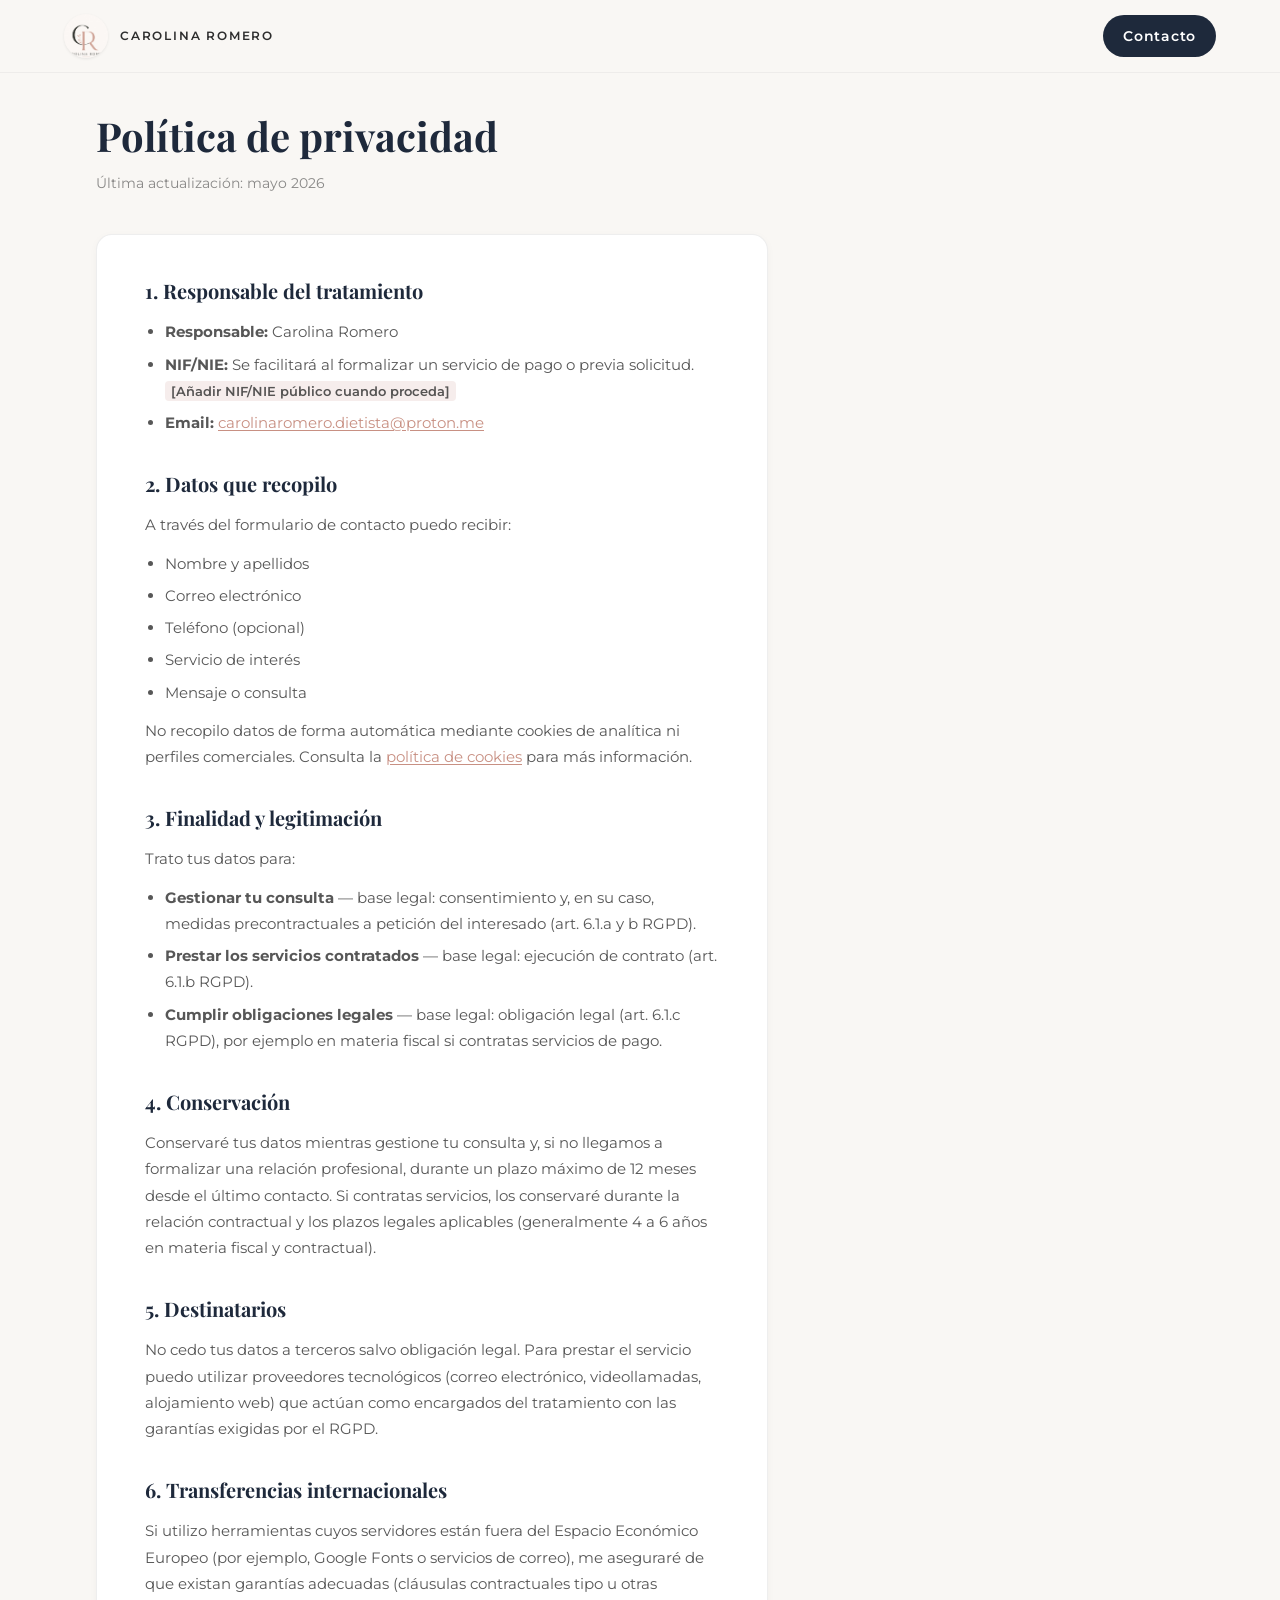
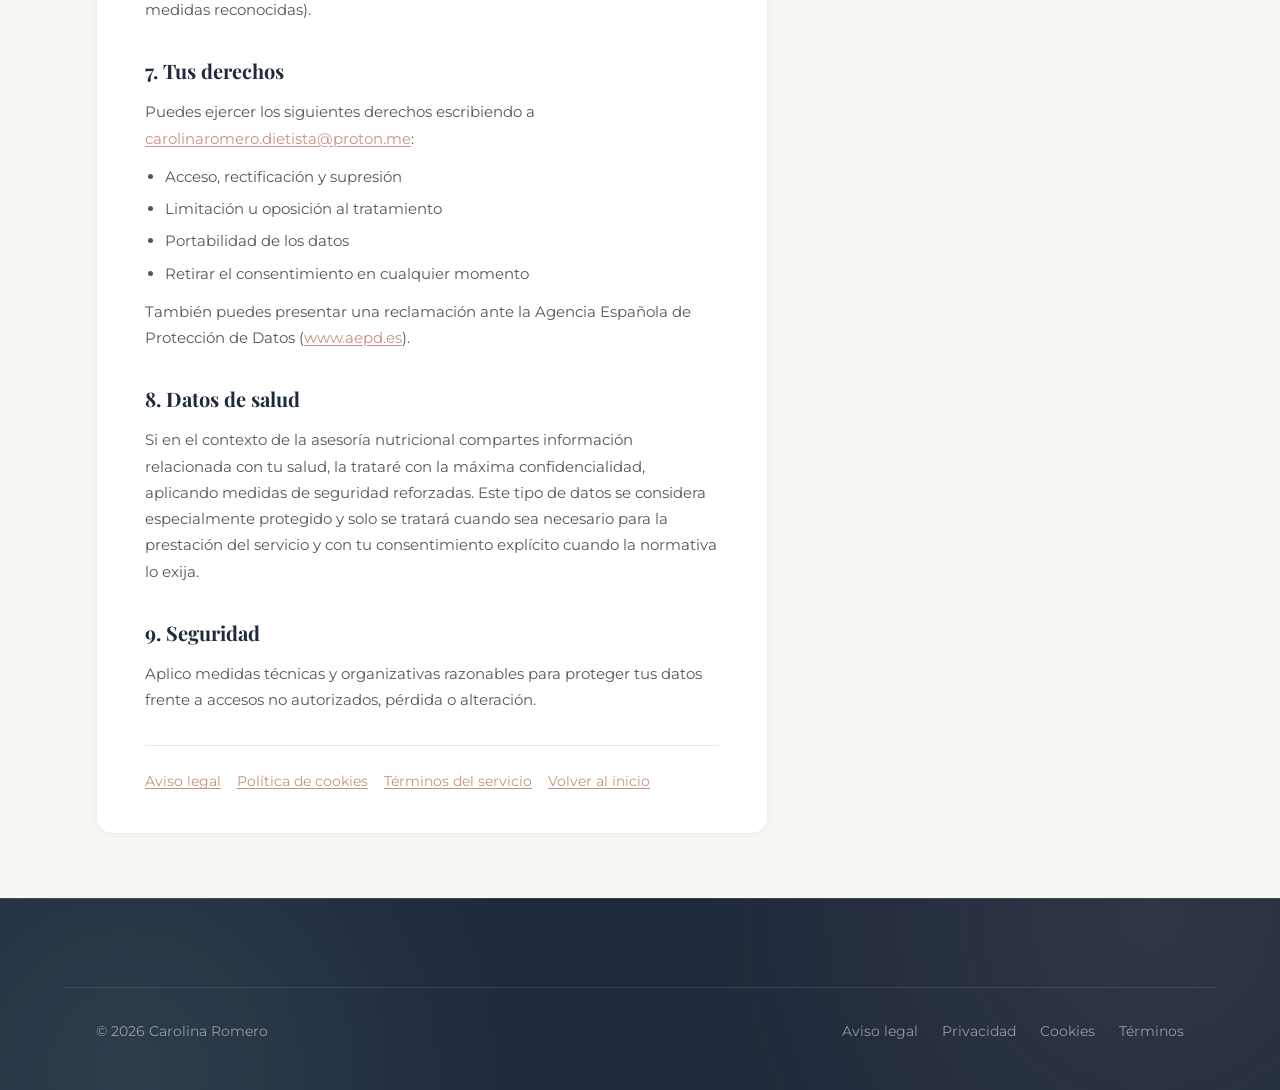
<file: legal/privacidad.html>
<!DOCTYPE html>
<html lang="es">
  <head>
    <meta charset="UTF-8" />
    <meta name="viewport" content="width=device-width, initial-scale=1.0" />
    <title>Política de privacidad — Carolina Romero</title>
    <link rel="icon" href="../favicon.ico" sizes="any" />
    <link rel="icon" href="../images/favicon-32x32.png" type="image/png" sizes="32x32" />
    <link rel="icon" href="../images/favicon-16x16.png" type="image/png" sizes="16x16" />
    <link rel="apple-touch-icon" href="../images/apple-touch-icon.png" sizes="180x180" />
    <link rel="preconnect" href="https://fonts.googleapis.com" />
    <link rel="preconnect" href="https://fonts.gstatic.com" crossorigin />
    <link
      href="https://fonts.googleapis.com/css2?family=Montserrat:wght@400;500;600;700&family=Playfair+Display:wght@400;600&display=swap"
      rel="stylesheet"
    />
    <link rel="stylesheet" href="../css/styles.css" />
    <link rel="stylesheet" href="../css/legal.css" />
  </head>
  <body>
    <header class="header">
      <div class="container header-inner">
        <a href="../index.html" class="brand-link">
          <img src="../images/logo.png" alt="Carolina Romero" />
          <span class="brand-name">CAROLINA ROMERO</span>
        </a>
        <a href="../index.html#contacto" class="btn btn-primary">Contacto</a>
      </div>
    </header>

    <main class="legal-page">
      <div class="container">
        <div class="legal-header">
          <h1>Política de privacidad</h1>
          <p class="legal-updated">Última actualización: mayo 2026</p>
        </div>

        <div class="legal-content">
          <h2>1. Responsable del tratamiento</h2>
          <ul>
            <li><strong>Responsable:</strong> Carolina Romero</li>
            <li>
              <strong>NIF/NIE:</strong>
              Se facilitará al formalizar un servicio de pago o previa solicitud.
              <span class="legal-placeholder">[Añadir NIF/NIE público cuando proceda]</span>
            </li>
            <li>
              <strong>Email:</strong>
              <a href="mailto:carolinaromero.dietista@proton.me">carolinaromero.dietista@proton.me</a>
            </li>
          </ul>

          <h2>2. Datos que recopilo</h2>
          <p>A través del formulario de contacto puedo recibir:</p>
          <ul>
            <li>Nombre y apellidos</li>
            <li>Correo electrónico</li>
            <li>Teléfono (opcional)</li>
            <li>Servicio de interés</li>
            <li>Mensaje o consulta</li>
          </ul>
          <p>
            No recopilo datos de forma automática mediante cookies de
            analítica ni perfiles comerciales. Consulta la
            <a href="cookies.html">política de cookies</a> para más información.
          </p>

          <h2>3. Finalidad y legitimación</h2>
          <p>Trato tus datos para:</p>
          <ul>
            <li>
              <strong>Gestionar tu consulta</strong> — base legal: consentimiento
              y, en su caso, medidas precontractuales a petición del interesado
              (art. 6.1.a y b RGPD).
            </li>
            <li>
              <strong>Prestar los servicios contratados</strong> — base legal:
              ejecución de contrato (art. 6.1.b RGPD).
            </li>
            <li>
              <strong>Cumplir obligaciones legales</strong> — base legal:
              obligación legal (art. 6.1.c RGPD), por ejemplo en materia fiscal
              si contratas servicios de pago.
            </li>
          </ul>

          <h2>4. Conservación</h2>
          <p>
            Conservaré tus datos mientras gestione tu consulta y, si no llegamos
            a formalizar una relación profesional, durante un plazo máximo de 12
            meses desde el último contacto. Si contratas servicios, los
            conservaré durante la relación contractual y los plazos legales
            aplicables (generalmente 4 a 6 años en materia fiscal y contractual).
          </p>

          <h2>5. Destinatarios</h2>
          <p>
            No cedo tus datos a terceros salvo obligación legal. Para prestar
            el servicio puedo utilizar proveedores tecnológicos (correo
            electrónico, videollamadas, alojamiento web) que actúan como
            encargados del tratamiento con las garantías exigidas por el RGPD.
          </p>

          <h2>6. Transferencias internacionales</h2>
          <p>
            Si utilizo herramientas cuyos servidores están fuera del Espacio
            Económico Europeo (por ejemplo, Google Fonts o servicios de correo),
            me aseguraré de que existan garantías adecuadas (cláusulas
            contractuales tipo u otras medidas reconocidas).
          </p>

          <h2>7. Tus derechos</h2>
          <p>Puedes ejercer los siguientes derechos escribiendo a
            <a href="mailto:carolinaromero.dietista@proton.me">carolinaromero.dietista@proton.me</a>:
          </p>
          <ul>
            <li>Acceso, rectificación y supresión</li>
            <li>Limitación u oposición al tratamiento</li>
            <li>Portabilidad de los datos</li>
            <li>Retirar el consentimiento en cualquier momento</li>
          </ul>
          <p>
            También puedes presentar una reclamación ante la Agencia Española
            de Protección de Datos (<a href="https://www.aepd.es" target="_blank" rel="noopener">www.aepd.es</a>).
          </p>

          <h2>8. Datos de salud</h2>
          <p>
            Si en el contexto de la asesoría nutricional compartes información
            relacionada con tu salud, la trataré con la máxima confidencialidad,
            aplicando medidas de seguridad reforzadas. Este tipo de datos se
            considera especialmente protegido y solo se tratará cuando sea
            necesario para la prestación del servicio y con tu consentimiento
            explícito cuando la normativa lo exija.
          </p>

          <h2>9. Seguridad</h2>
          <p>
            Aplico medidas técnicas y organizativas razonables para proteger tus
            datos frente a accesos no autorizados, pérdida o alteración.
          </p>

          <nav class="legal-nav">
            <a href="aviso-legal.html">Aviso legal</a>
            <a href="cookies.html">Política de cookies</a>
            <a href="terminos.html">Términos del servicio</a>
            <a href="../index.html">Volver al inicio</a>
          </nav>
        </div>
      </div>
    </main>

    <footer class="footer">
      <div class="container footer-bottom">
        <p>© <span id="year"></span> Carolina Romero</p>
        <div class="footer-links footer-legal">
          <a href="aviso-legal.html">Aviso legal</a>
          <a href="privacidad.html">Privacidad</a>
          <a href="cookies.html">Cookies</a>
          <a href="terminos.html">Términos</a>
        </div>
      </div>
    </footer>
    <script>
      document.getElementById("year").textContent = new Date().getFullYear();
    </script>
  </body>
</html>
</file>
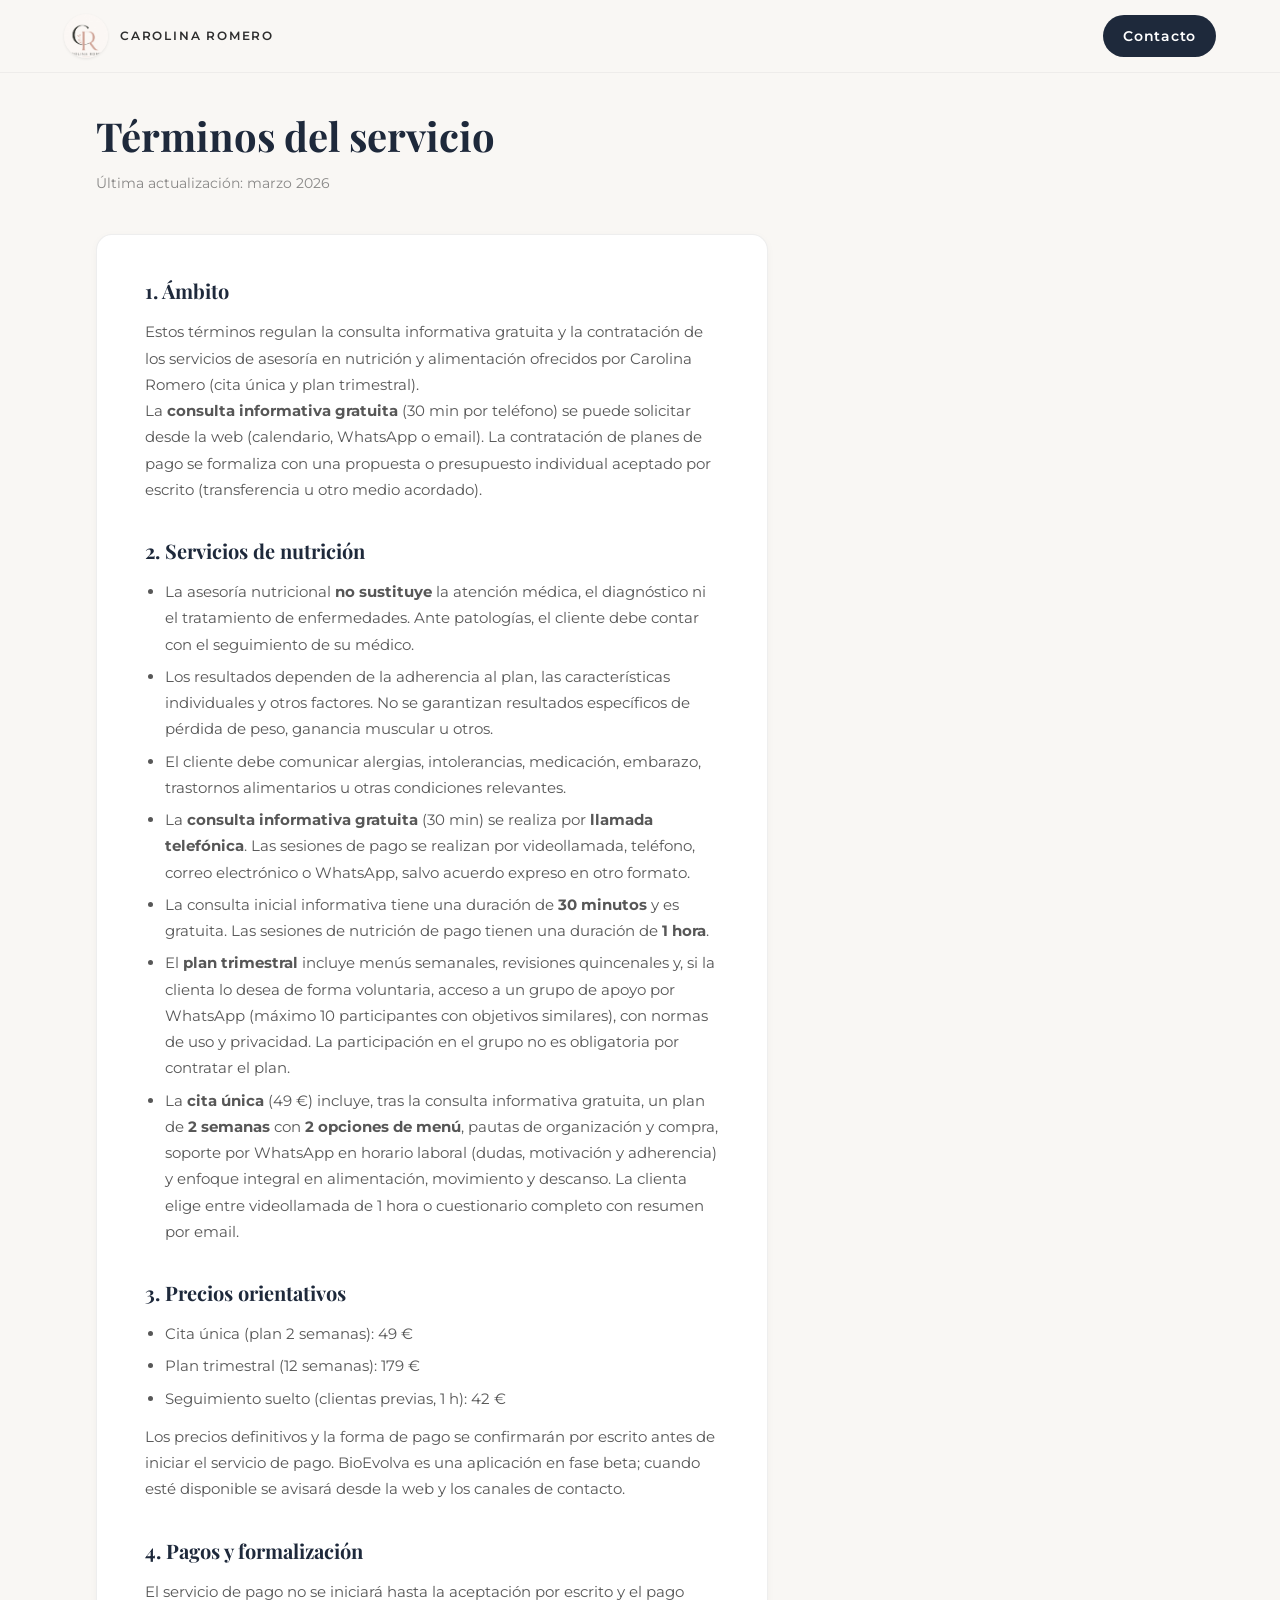
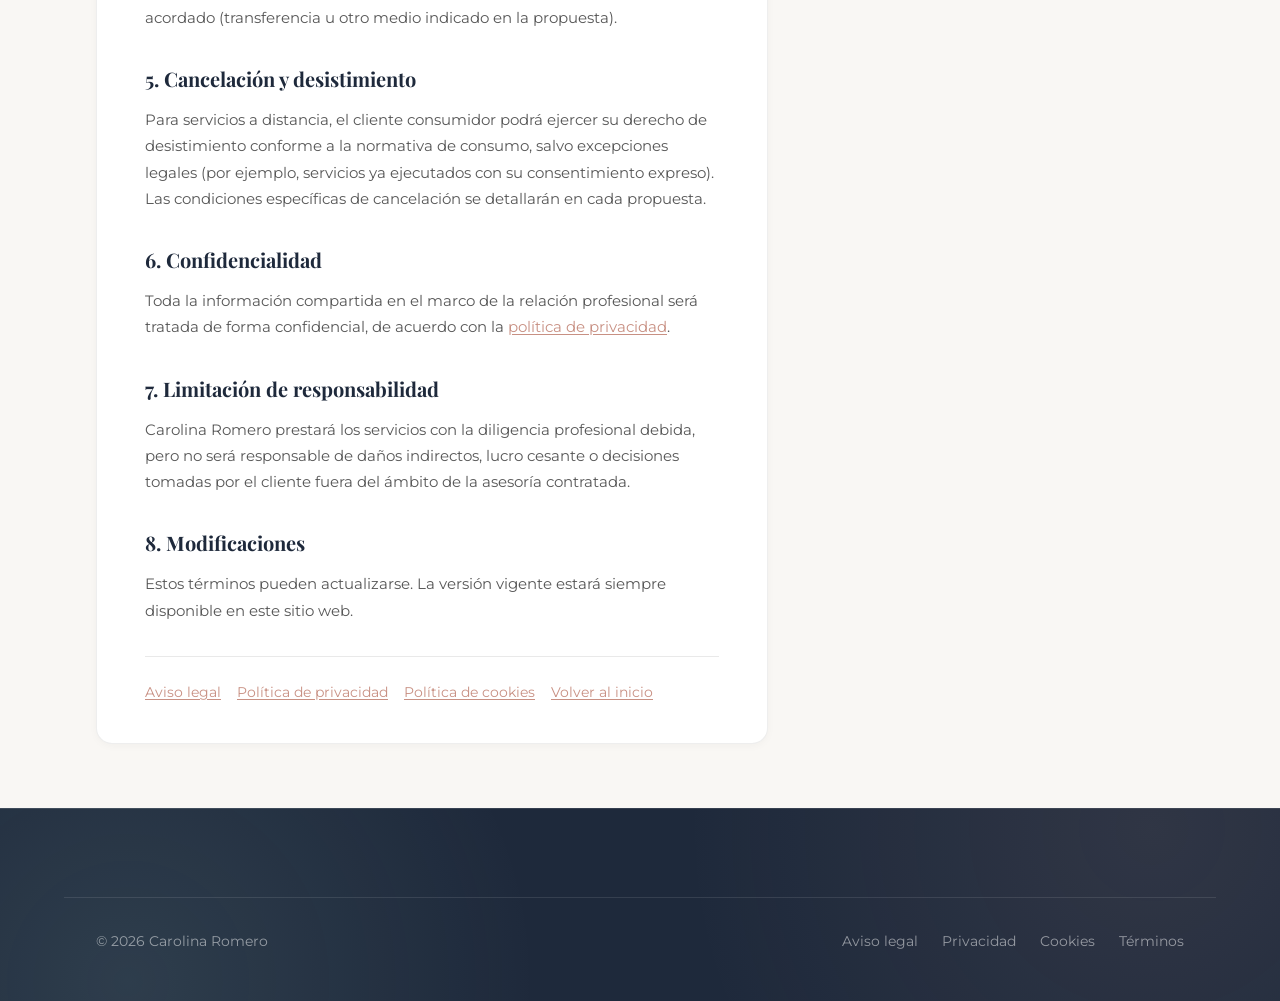
<file: legal/terminos.html>
<!DOCTYPE html>
<html lang="es">
  <head>
    <meta charset="UTF-8" />
    <meta name="viewport" content="width=device-width, initial-scale=1.0" />
    <title>Términos del servicio — Carolina Romero</title>
    <link rel="icon" href="../favicon.ico" sizes="any" />
    <link rel="icon" href="../images/favicon-32x32.png" type="image/png" sizes="32x32" />
    <link rel="icon" href="../images/favicon-16x16.png" type="image/png" sizes="16x16" />
    <link rel="apple-touch-icon" href="../images/apple-touch-icon.png" sizes="180x180" />
    <link rel="preconnect" href="https://fonts.googleapis.com" />
    <link rel="preconnect" href="https://fonts.gstatic.com" crossorigin />
    <link
      href="https://fonts.googleapis.com/css2?family=Montserrat:wght@400;500;600;700&family=Playfair+Display:wght@400;600&display=swap"
      rel="stylesheet"
    />
    <link rel="stylesheet" href="../css/styles.css" />
    <link rel="stylesheet" href="../css/legal.css" />
  </head>
  <body>
    <header class="header">
      <div class="container header-inner">
        <a href="../index.html" class="brand-link">
          <img src="../images/logo.png" alt="Carolina Romero" />
          <span class="brand-name">CAROLINA ROMERO</span>
        </a>
        <a href="../index.html#contacto" class="btn btn-primary">Contacto</a>
      </div>
    </header>

    <main class="legal-page">
      <div class="container">
        <div class="legal-header">
          <h1>Términos del servicio</h1>
          <p class="legal-updated">Última actualización: marzo 2026</p>
        </div>

        <div class="legal-content">
          <h2>1. Ámbito</h2>
          <p>
            Estos términos regulan la consulta informativa gratuita y la
            contratación de los servicios de asesoría en nutrición y alimentación
            ofrecidos por Carolina Romero (cita única y plan trimestral).
          </p>
          <p>
            La <strong>consulta informativa gratuita</strong> (30 min por teléfono)
            se puede
            solicitar desde la web (calendario, WhatsApp o email). La contratación
            de planes de pago se formaliza con una propuesta o presupuesto
            individual aceptado por escrito (transferencia u otro medio acordado).
          </p>

          <h2>2. Servicios de nutrición</h2>
          <ul>
            <li>
              La asesoría nutricional <strong>no sustituye</strong> la atención
              médica, el diagnóstico ni el tratamiento de enfermedades. Ante
              patologías, el cliente debe contar con el seguimiento de su
              médico.
            </li>
            <li>
              Los resultados dependen de la adherencia al plan, las
              características individuales y otros factores. No se garantizan
              resultados específicos de pérdida de peso, ganancia muscular u
              otros.
            </li>
            <li>
              El cliente debe comunicar alergias, intolerancias, medicación,
              embarazo, trastornos alimentarios u otras condiciones relevantes.
            </li>
            <li>
              La <strong>consulta informativa gratuita</strong> (30 min) se realiza
              por <strong>llamada telefónica</strong>. Las sesiones de pago se
              realizan por videollamada, teléfono, correo electrónico o WhatsApp,
              salvo acuerdo expreso en otro formato.
            </li>
            <li>
              La consulta inicial informativa tiene una duración de
              <strong>30 minutos</strong> y es gratuita. Las sesiones de
              nutrición de pago tienen una duración de <strong>1 hora</strong>.
            </li>
            <li>
              El <strong>plan trimestral</strong> incluye menús semanales,
              revisiones quincenales y, si la clienta lo desea de forma voluntaria,
              acceso a un grupo de apoyo por WhatsApp (máximo 10 participantes con
              objetivos similares), con normas de uso y privacidad. La participación
              en el grupo no es obligatoria por contratar el plan.
            </li>
            <li>
              La <strong>cita única</strong> (49 €) incluye, tras la consulta
              informativa gratuita, un plan de <strong>2 semanas</strong> con
              <strong>2 opciones de menú</strong>, pautas de organización y compra,
              soporte por WhatsApp en horario laboral (dudas, motivación y adherencia)
              y enfoque integral en alimentación, movimiento y descanso. La clienta
              elige entre videollamada de 1 hora o cuestionario completo con resumen
              por email.
            </li>
          </ul>

          <h2>3. Precios orientativos</h2>
          <ul>
            <li>Cita única (plan 2 semanas): 49 €</li>
            <li>Plan trimestral (12 semanas): 179 €</li>
            <li>Seguimiento suelto (clientas previas, 1 h): 42 €</li>
          </ul>
          <p>
            Los precios definitivos y la forma de pago se confirmarán por escrito
            antes de iniciar el servicio de pago.
            BioEvolva es una aplicación en fase beta; cuando esté disponible se
            avisará desde la web y los canales de contacto.
          </p>

          <h2>4. Pagos y formalización</h2>
          <p>
            El servicio de pago no se iniciará hasta la aceptación por escrito
            y el pago acordado (transferencia u otro medio indicado en la propuesta).
          </p>

          <h2>5. Cancelación y desistimiento</h2>
          <p>
            Para servicios a distancia, el cliente consumidor podrá ejercer su
            derecho de desistimiento conforme a la normativa de consumo, salvo
            excepciones legales (por ejemplo, servicios ya ejecutados con su
            consentimiento expreso). Las condiciones específicas de cancelación
            se detallarán en cada propuesta.
          </p>

          <h2>6. Confidencialidad</h2>
          <p>
            Toda la información compartida en el marco de la relación
            profesional será tratada de forma confidencial, de acuerdo con la
            <a href="privacidad.html">política de privacidad</a>.
          </p>

          <h2>7. Limitación de responsabilidad</h2>
          <p>
            Carolina Romero prestará los servicios con la diligencia
            profesional debida, pero no será responsable de daños indirectos,
            lucro cesante o decisiones tomadas por el cliente fuera del ámbito
            de la asesoría contratada.
          </p>

          <h2>8. Modificaciones</h2>
          <p>
            Estos términos pueden actualizarse. La versión vigente estará
            siempre disponible en este sitio web.
          </p>

          <nav class="legal-nav">
            <a href="aviso-legal.html">Aviso legal</a>
            <a href="privacidad.html">Política de privacidad</a>
            <a href="cookies.html">Política de cookies</a>
            <a href="../index.html">Volver al inicio</a>
          </nav>
        </div>
      </div>
    </main>

    <footer class="footer">
      <div class="container footer-bottom">
        <p>© <span id="year"></span> Carolina Romero</p>
        <div class="footer-links footer-legal">
          <a href="aviso-legal.html">Aviso legal</a>
          <a href="privacidad.html">Privacidad</a>
          <a href="cookies.html">Cookies</a>
          <a href="terminos.html">Términos</a>
        </div>
      </div>
    </footer>
    <script>
      document.getElementById("year").textContent = new Date().getFullYear();
    </script>
  </body>
</html>
</file>
<file: css/styles.css>
:root {
  --cream: #f9f7f4;
  --charcoal: #2d2d2d;
  --rose: #c89083;
  --rose-light: #d1a79e;
  --navy: #1e293b;
  --warm: #d4b8ae;
  --mint: #a3d2ca;
  --font-sans: "Montserrat", system-ui, sans-serif;
  --font-serif: "Playfair Display", Georgia, serif;
  --font-script: "Great Vibes", cursive;
}

*,
*::before,
*::after {
  box-sizing: border-box;
  margin: 0;
  padding: 0;
}

html {
  scroll-behavior: smooth;
  overflow-x: clip;
}

body {
  font-family: var(--font-sans);
  background: var(--cream);
  color: var(--charcoal);
  line-height: 1.6;
  -webkit-font-smoothing: antialiased;
  overflow-x: clip;
  min-width: 0;
}

main {
  max-width: 100%;
  overflow-x: clip;
}

body.nav-open {
  overflow: hidden;
}

.skip-link {
  position: absolute;
  top: -100%;
  left: 1rem;
  z-index: 100;
  padding: 0.75rem 1rem;
  background: var(--navy);
  color: white;
  border-radius: 0 0 0.5rem 0.5rem;
  font-size: 0.875rem;
  font-weight: 600;
}

.skip-link:focus {
  top: 0;
}

::selection {
  background: color-mix(in srgb, var(--rose) 35%, white);
  color: var(--navy);
}

img {
  max-width: 100%;
  height: auto;
  display: block;
}

a {
  color: inherit;
  text-decoration: none;
}

.container {
  width: 100%;
  max-width: 72rem;
  margin: 0 auto;
  padding: 0 1rem;
}

@media (min-width: 480px) {
  .container {
    padding: 0 1.25rem;
  }
}

@media (min-width: 1024px) {
  .container {
    padding: 0 2rem;
  }
}

.eyebrow {
  font-size: 0.75rem;
  font-weight: 600;
  letter-spacing: 0.12em;
  text-transform: uppercase;
}

@media (max-width: 479px) {
  .eyebrow {
    letter-spacing: 0.06em;
    font-size: 0.6875rem;
  }
}

.font-serif {
  font-family: var(--font-serif);
}

.font-script {
  font-family: var(--font-script);
}

/* Header */
.site-header,
.header {
  position: fixed;
  inset: 0 0 auto;
  z-index: 100;
  width: 100%;
  border-bottom: 1px solid color-mix(in srgb, var(--charcoal) 5%, transparent);
  background: var(--cream);
}

.site-header-row {
  display: flex;
  align-items: center;
  justify-content: space-between;
  gap: 0.75rem;
  padding: 0.875rem 0;
  min-width: 0;
}

.header-inner {
  display: flex;
  align-items: center;
  justify-content: space-between;
  gap: 0.75rem;
  padding: 0.875rem 0;
  min-width: 0;
}

.header-controls {
  display: flex;
  align-items: center;
  gap: 0.625rem;
  flex-shrink: 0;
  margin-left: auto;
}

.brand-link {
  display: flex;
  align-items: center;
  gap: 0.75rem;
  min-width: 0;
  flex-shrink: 1;
}

.nav-toggle {
  display: flex;
  flex-direction: column;
  justify-content: center;
  gap: 0.3rem;
  width: 2.75rem;
  height: 2.75rem;
  padding: 0.375rem;
  border: 1px solid color-mix(in srgb, var(--charcoal) 12%, transparent);
  border-radius: 0.5rem;
  background: white;
  cursor: pointer;
  flex-shrink: 0;
  z-index: 102;
}

.nav-toggle span {
  display: block;
  width: 100%;
  height: 2px;
  background: var(--charcoal);
  border-radius: 9999px;
  transition: transform 0.2s, opacity 0.2s;
}

.nav-toggle[aria-expanded="true"] span:nth-child(1) {
  transform: translateY(6px) rotate(45deg);
}

.nav-toggle[aria-expanded="true"] span:nth-child(2) {
  opacity: 0;
}

.nav-toggle[aria-expanded="true"] span:nth-child(3) {
  transform: translateY(-6px) rotate(-45deg);
}

.header-cta {
  display: none;
  white-space: nowrap;
  flex-shrink: 0;
}

.nav-mobile-cta {
  display: none;
}

@media (max-width: 767px) {
  .header-cta {
    display: none !important;
  }

  .site-header-row {
    position: relative;
    z-index: 102;
  }

  .nav {
    position: fixed;
    top: 0;
    left: 0;
    right: 0;
    bottom: 0;
    width: 100%;
    max-width: 100vw;
    height: 100dvh;
    min-height: 100vh;
    z-index: 101;
    display: none;
    flex-direction: column;
    align-items: stretch;
    justify-content: flex-start;
    gap: 0;
    padding: 5.5rem 1.5rem 2rem;
    background: var(--cream);
    overflow-y: auto;
    -webkit-overflow-scrolling: touch;
  }

  .nav.is-open {
    display: flex;
  }

  .nav a:not(.btn) {
    display: block;
    padding: 1rem 0.5rem;
    font-size: 1.125rem;
    font-weight: 600;
    color: var(--navy);
    text-align: center;
    border-bottom: 1px solid color-mix(in srgb, var(--charcoal) 8%, transparent);
  }

  .nav a:not(.btn):hover {
    color: var(--rose);
  }

  .nav-mobile-cta {
    display: inline-flex;
    width: 100%;
    max-width: 16rem;
    margin: 1.5rem auto 0;
    justify-content: center;
  }
}

@media (min-width: 768px) {
  .nav-toggle,
  .nav-mobile-cta {
    display: none !important;
  }

  .header-cta {
    display: inline-flex;
  }

  .site-header-row {
    display: grid;
    grid-template-columns: auto 1fr auto;
    align-items: center;
    gap: 1rem;
  }

  .brand-link {
    grid-column: 1;
  }

  .nav {
    grid-column: 2;
    display: flex !important;
    justify-content: center;
    gap: 1.25rem;
    position: static;
    padding: 0;
    background: transparent;
    flex-direction: row;
    align-items: center;
    width: auto;
    height: auto;
    min-height: 0;
    max-width: none;
    overflow: visible;
  }

  .header-controls {
    grid-column: 3;
    margin-left: 0;
  }
}

@media (min-width: 1024px) {
  .nav {
    gap: 2rem;
  }
}

.brand-link img {
  width: 2.75rem;
  height: 2.75rem;
  border-radius: 9999px;
  object-fit: cover;
  box-shadow: 0 1px 3px rgb(0 0 0 / 8%);
}

.brand-name {
  display: none;
  font-size: 0.75rem;
  font-weight: 600;
  letter-spacing: 0.15em;
  overflow: hidden;
  text-overflow: ellipsis;
  white-space: nowrap;
}

@media (min-width: 640px) {
  .brand-name {
    display: block;
  }
}

@media (min-width: 768px) and (max-width: 1023px) {
  .nav a:not(.btn) {
    font-size: 0.75rem;
  }

  .header-cta {
    font-size: 0.75rem;
    padding: 0.5rem 1rem;
  }
}

@media (min-width: 640px) and (max-width: 1023px) {
  .pricing-grid {
    max-width: 36rem;
    margin-left: auto;
    margin-right: auto;
  }
}

.nav a:not(.btn) {
  font-size: 0.875rem;
  font-weight: 500;
  letter-spacing: 0.03em;
  color: color-mix(in srgb, var(--charcoal) 70%, transparent);
  transition: color 0.2s;
}

.nav a:not(.btn):hover {
  color: var(--rose);
}

.btn {
  display: inline-flex;
  align-items: center;
  justify-content: center;
  border-radius: 9999px;
  font-size: 0.875rem;
  font-weight: 600;
  letter-spacing: 0.05em;
  transition: all 0.2s;
  cursor: pointer;
  border: none;
}

.btn-primary {
  background: var(--navy);
  color: white;
  padding: 0.625rem 1.25rem;
}

.btn-primary:hover {
  background: color-mix(in srgb, var(--navy) 90%, black);
}

.btn-rose {
  background: var(--rose);
  color: white;
  padding: 0.875rem 2rem;
  box-shadow: 0 10px 25px -5px color-mix(in srgb, var(--rose) 25%, transparent);
}

.btn-rose:hover {
  background: var(--rose-light);
}

.btn-outline {
  background: transparent;
  color: var(--charcoal);
  padding: 0.875rem 2rem;
  border: 1px solid color-mix(in srgb, var(--charcoal) 15%, transparent);
}

.btn-outline:hover {
  border-color: var(--rose);
  color: var(--rose);
}

.btn-full {
  width: 100%;
  padding: 0.875rem;
}

/* Hero */
.hero-eyebrow {
  color: var(--rose);
}

.hero {
  padding: 2rem 0 4rem;
  background:
    radial-gradient(ellipse 80% 60% at 20% 40%, color-mix(in srgb, var(--rose-light) 20%, transparent), transparent),
    radial-gradient(ellipse 60% 50% at 80% 20%, color-mix(in srgb, var(--mint) 25%, transparent), transparent),
    linear-gradient(180deg, var(--cream) 0%, #fff 50%, var(--cream) 100%);
}

@media (min-width: 1024px) {
  .hero {
    padding: 3rem 0 6rem;
  }
}

#main-content {
  padding-top: 4.75rem;
}

.site-notice {
  background: color-mix(in srgb, var(--navy) 92%, black);
  color: white;
  border-bottom: 1px solid color-mix(in srgb, white 12%, transparent);
}

.site-notice .container {
  padding-left: 1.25rem;
  padding-right: 1.25rem;
}

.site-notice-inner {
  padding: 1rem 0;
}

.site-notice p {
  font-size: 0.8125rem;
  line-height: 1.55;
  text-align: center;
  max-width: 42rem;
  margin-left: auto;
  margin-right: auto;
}

.site-notice strong {
  color: var(--mint);
}

.hero-disclaimer {
  margin-top: 0.75rem;
  font-size: 0.8125rem;
  line-height: 1.55;
  color: color-mix(in srgb, var(--charcoal) 55%, transparent);
  max-width: 36rem;
}

.hero-content {
  display: flex;
  flex-direction: column;
  align-items: center;
  text-align: center;
}

@media (min-width: 1024px) {
  .hero-content {
    align-items: flex-start;
    text-align: left;
  }
}

.hero-grid {
  display: grid;
  gap: 2.5rem;
  align-items: center;
}

@media (min-width: 1024px) {
  .hero-grid {
    grid-template-columns: 1fr 1fr;
    gap: 4rem;
  }
}

.hero h1 {
  font-family: var(--font-serif);
  font-size: clamp(2.25rem, 5vw, 3.75rem);
  line-height: 1.15;
  color: var(--navy);
}

.hero h1 span {
  color: var(--rose);
}

.hero-title {
  margin-top: 0.75rem;
  font-size: 0.875rem;
  font-weight: 600;
  letter-spacing: 0.2em;
  text-transform: uppercase;
  color: var(--rose);
}

.hero-pillars {
  margin-top: 1rem;
  font-size: 0.75rem;
  letter-spacing: 0.15em;
  text-transform: uppercase;
  color: color-mix(in srgb, var(--charcoal) 60%, transparent);
}

.value-box {
  margin-top: 2rem;
  display: flex;
  gap: 0.75rem;
  align-items: flex-start;
  padding: 1.25rem;
  border-radius: 1rem;
  border: 1px solid color-mix(in srgb, var(--charcoal) 5%, transparent);
  background: color-mix(in srgb, white 70%, transparent);
  box-shadow: 0 1px 3px rgb(0 0 0 / 5%);
}

.value-icon {
  flex-shrink: 0;
  width: 2.25rem;
  height: 2.25rem;
  display: flex;
  align-items: center;
  justify-content: center;
  border-radius: 9999px;
  background: var(--navy);
  color: var(--mint);
}

.value-box p {
  font-size: 1rem;
  line-height: 1.7;
  color: color-mix(in srgb, var(--charcoal) 80%, transparent);
}

.hero-actions {
  margin-top: 2rem;
  display: flex;
  flex-direction: column;
  align-items: center;
  gap: 0.75rem;
  width: 100%;
}

.hero-actions .btn-hero {
  width: 100%;
  max-width: 18.5rem;
  letter-spacing: 0.02em;
  line-height: 1.35;
  text-align: center;
  text-wrap: balance;
  padding: 0.875rem 1.25rem;
}

@media (min-width: 640px) {
  .hero-actions {
    flex-direction: row;
    flex-wrap: wrap;
    justify-content: center;
    gap: 1rem;
  }

  .hero-actions .btn-hero {
    width: auto;
    min-width: 12rem;
    max-width: 15rem;
    flex: 0 1 auto;
  }
}

@media (min-width: 1024px) {
  .hero-actions {
    justify-content: flex-start;
  }

  .hero-actions .btn-hero {
    max-width: 16.5rem;
  }
}

.hero-location {
  margin-top: 1.5rem;
  font-size: 0.875rem;
  color: color-mix(in srgb, var(--charcoal) 50%, transparent);
}

.hero-visual {
  display: flex;
  justify-content: center;
}

.logo-showcase {
  position: relative;
  max-width: 22rem;
  width: 100%;
}

.logo-showcase::before,
.logo-showcase::after {
  content: "";
  position: absolute;
  border-radius: 9999px;
  filter: blur(40px);
  z-index: 0;
}

.logo-showcase::before {
  top: -1rem;
  right: -1rem;
  width: 6rem;
  height: 6rem;
  background: color-mix(in srgb, var(--mint) 40%, transparent);
}

.logo-showcase::after {
  bottom: -1.5rem;
  left: -1.5rem;
  width: 8rem;
  height: 8rem;
  background: color-mix(in srgb, var(--rose-light) 25%, transparent);
}

.logo-card {
  position: relative;
  z-index: 1;
  padding: 2rem 1.5rem;
  border-radius: 1.5rem;
  background: white;
  border: 1px solid color-mix(in srgb, white 60%, transparent);
  box-shadow: 0 25px 50px -12px color-mix(in srgb, var(--navy) 10%, transparent);
  text-align: center;
}

@media (min-width: 640px) {
  .logo-card {
    padding: 2.5rem 2rem;
  }
}

.logo-card img {
  width: 100%;
  max-width: 16rem;
  margin: 0 auto;
}

.logo-tagline {
  margin-top: 1.5rem;
  padding-top: 1.5rem;
  border-top: 1px solid color-mix(in srgb, var(--rose) 30%, transparent);
  font-size: 0.6875rem;
  font-weight: 500;
  letter-spacing: 0.2em;
  text-transform: uppercase;
  color: color-mix(in srgb, var(--charcoal) 55%, transparent);
}

.motto-badge {
  margin-top: 1.25rem;
  padding-top: 1.25rem;
  border-top: 1px solid color-mix(in srgb, var(--rose) 20%, transparent);
  font-family: var(--font-serif);
  font-size: clamp(1.125rem, 2.5vw, 1.5rem);
  font-weight: 500;
  line-height: 1.3;
  color: var(--navy);
  text-align: center;
}

/* Services */
.services {
  padding: 5rem 0;
  background:
    radial-gradient(circle at 90% 10%, color-mix(in srgb, var(--rose-light) 12%, transparent), transparent 40%),
    radial-gradient(circle at 10% 90%, color-mix(in srgb, var(--mint) 12%, transparent), transparent 35%),
    var(--navy);
}

@media (min-width: 1024px) {
  .services {
    padding: 7rem 0;
  }
}

.section-header {
  max-width: 42rem;
  margin: 0 auto;
  text-align: center;
}

.section-header .eyebrow {
  color: var(--mint);
}

.section-header h2 {
  margin-top: 0.75rem;
  font-family: var(--font-serif);
  font-size: clamp(1.875rem, 4vw, 2.25rem);
  color: white;
}

.section-header p:not(.services-promo) {
  margin-top: 1rem;
  color: color-mix(in srgb, white 70%, transparent);
}

.section-header .services-promo {
  margin-top: 1.25rem;
  padding: 0.875rem 1.5rem;
  border-radius: 0.75rem;
  display: inline-block;
  font-size: 0.9375rem;
  font-weight: 600;
  line-height: 1.5;
  color: var(--charcoal);
  background: #ffffff;
}

.section-header .services-discount {
  margin-top: 1rem;
  font-size: 0.875rem;
  line-height: 1.55;
  color: color-mix(in srgb, white 80%, transparent);
}

.section-header .services-discount a {
  color: var(--mint);
  text-decoration: underline;
  text-underline-offset: 2px;
}

.section-header .services-discount a:hover {
  color: white;
}

.service-price {
  margin-top: 0.75rem;
  font-family: var(--font-serif);
  font-size: 1.75rem;
  font-weight: 600;
  color: var(--rose-light);
}

.service-price span {
  font-family: var(--font-sans);
  font-size: 0.875rem;
  font-weight: 500;
  color: color-mix(in srgb, white 65%, transparent);
}

.service-price-quote {
  font-size: 1.125rem;
  font-family: var(--font-sans);
  font-weight: 600;
  letter-spacing: 0.02em;
}

.service-duration {
  margin-top: 0.35rem;
  font-size: 0.8125rem;
  font-weight: 500;
  letter-spacing: 0.03em;
  color: color-mix(in srgb, white 70%, transparent);
}

.services-grid {
  margin-top: 3.5rem;
  display: grid;
  gap: 1.5rem;
}

@media (min-width: 1024px) {
  .services-grid {
    grid-template-columns: repeat(3, 1fr);
    gap: 2rem;
  }
}

.service-card {
  padding: 2rem;
  border-radius: 1.5rem;
  border: 1px solid color-mix(in srgb, white 10%, transparent);
  background: color-mix(in srgb, white 5%, transparent);
  transition: transform 0.3s, box-shadow 0.3s;
}

.service-card:hover {
  transform: translateY(-4px);
  box-shadow: 0 20px 40px -12px color-mix(in srgb, var(--navy) 15%, transparent);
}

.service-icon {
  width: 3.5rem;
  height: 3.5rem;
  display: flex;
  align-items: center;
  justify-content: center;
  border-radius: 1rem;
}

.service-icon.rose-accent {
  background: color-mix(in srgb, var(--rose) 15%, transparent);
  color: var(--rose);
}

.service-icon.mint {
  background: color-mix(in srgb, var(--mint) 20%, transparent);
  color: #047857;
}

.service-icon.rose {
  background: color-mix(in srgb, var(--rose) 15%, transparent);
  color: var(--rose);
}

.service-subtitle {
  margin-top: 1.5rem;
  font-size: 0.75rem;
  font-weight: 600;
  letter-spacing: 0.2em;
  text-transform: uppercase;
  color: var(--mint);
}

.service-card h3 {
  margin-top: 0.5rem;
  font-family: var(--font-serif);
  font-size: 1.5rem;
  color: white;
}

.service-card > p:not(.service-price) {
  margin-top: 1rem;
  font-size: 0.875rem;
  line-height: 1.7;
  color: color-mix(in srgb, white 70%, transparent);
}

.service-list {
  margin-top: 1.5rem;
  list-style: none;
}

.service-list li {
  display: flex;
  align-items: center;
  gap: 0.5rem;
  font-size: 0.875rem;
  color: color-mix(in srgb, white 80%, transparent);
  margin-bottom: 0.5rem;
}

.service-list li::before {
  content: "";
  width: 0.375rem;
  height: 0.375rem;
  border-radius: 9999px;
  background: var(--rose-light);
  flex-shrink: 0;
}

.service-link {
  display: inline-flex;
  align-items: center;
  margin-top: 2rem;
  font-size: 0.875rem;
  font-weight: 600;
  color: var(--rose-light);
  transition: color 0.2s;
}

.service-card:hover .service-link {
  color: white;
}

/* About */
.about {
  padding: 5rem 0;
}

@media (min-width: 1024px) {
  .about {
    padding: 7rem 0;
  }
}

.about-grid {
  display: grid;
  gap: 4rem;
}

@media (min-width: 1024px) {
  .about-grid {
    grid-template-columns: 1fr 1fr;
  }
}

.about .eyebrow {
  color: var(--rose);
}

.about h2 {
  margin-top: 0.75rem;
  font-family: var(--font-serif);
  font-size: clamp(1.875rem, 4vw, 2.25rem);
  color: var(--navy);
}

.about-text {
  margin-top: 1.5rem;
  line-height: 1.7;
  color: color-mix(in srgb, var(--charcoal) 75%, transparent);
}

.about-text + .about-text {
  margin-top: 1rem;
}

.about-note {
  font-size: 0.875rem;
  color: color-mix(in srgb, var(--charcoal) 65%, transparent);
  padding: 0.875rem 1rem;
  border-left: 3px solid var(--rose-light);
  background: color-mix(in srgb, var(--rose-light) 12%, white);
  border-radius: 0 0.5rem 0.5rem 0;
}

.about-tagline {
  margin-top: 2rem;
  font-family: var(--font-script);
  font-size: clamp(1.875rem, 4vw, 2.25rem);
  color: var(--rose);
}

.about-links {
  margin-top: 1.75rem;
  display: flex;
  flex-wrap: wrap;
  gap: 0.75rem;
}

.about-links .btn-outline {
  padding: 0.625rem 1.25rem;
  font-size: 0.8125rem;
}

.credentials-grid {
  display: grid;
  gap: 1rem;
}

@media (min-width: 640px) {
  .credentials-grid {
    grid-template-columns: 1fr 1fr;
  }
}

.credential-card {
  padding: 1.5rem;
  border-radius: 1rem;
  border: 1px solid color-mix(in srgb, var(--charcoal) 5%, transparent);
  background: white;
  box-shadow: 0 1px 3px rgb(0 0 0 / 5%);
}

.credential-card h3 {
  font-weight: 600;
  color: var(--navy);
}

.credential-card p {
  margin-top: 0.5rem;
  font-size: 0.875rem;
  line-height: 1.6;
  color: color-mix(in srgb, var(--charcoal) 70%, transparent);
}

.process-grid {
  margin-top: 3.5rem;
  display: grid;
  gap: 1.5rem;
}

@media (min-width: 768px) {
  .process-grid {
    grid-template-columns: repeat(3, 1fr);
    gap: 2rem;
  }
}

.process-step {
  font-family: var(--font-serif);
  font-size: 2.25rem;
  color: color-mix(in srgb, var(--rose-light) 50%, transparent);
}

.service-card .process-step + h3 {
  margin-top: 1rem;
}

.service-card:has(.process-step) > p {
  margin-top: 0.75rem;
}

/* Contact */
.contact {
  padding: 5rem 0;
  background: white;
}

@media (min-width: 1024px) {
  .contact {
    padding: 7rem 0;
  }
}

.contact-grid {
  display: grid;
  gap: 3rem;
  min-width: 0;
}

@media (min-width: 1024px) {
  .contact-grid {
    grid-template-columns: 1fr 1fr;
    gap: 4rem;
  }
}

.contact .eyebrow {
  color: var(--rose);
}

.contact h2 {
  margin-top: 0.75rem;
  font-family: var(--font-serif);
  font-size: clamp(1.875rem, 4vw, 2.25rem);
  color: var(--navy);
}

.contact-intro {
  margin-top: 1rem;
  line-height: 1.7;
  color: color-mix(in srgb, var(--charcoal) 75%, transparent);
}

.contact-links {
  margin-top: 2.5rem;
  display: flex;
  flex-direction: column;
  gap: 1.25rem;
}

.contact-link {
  display: flex;
  align-items: center;
  gap: 1rem;
  padding: 1rem;
  border-radius: 1rem;
  border: 1px solid color-mix(in srgb, var(--charcoal) 5%, transparent);
  transition: all 0.2s;
  min-width: 0;
  max-width: 100%;
}

@media (min-width: 480px) {
  .contact-link {
    padding: 1.25rem;
  }
}

.contact-link > div {
  min-width: 0;
  flex: 1;
}

.contact-link:hover {
  background: var(--cream);
}

.contact-link-icon {
  width: 2.75rem;
  height: 2.75rem;
  display: flex;
  align-items: center;
  justify-content: center;
  border-radius: 0.75rem;
  font-weight: 600;
}

.contact-link-icon.email {
  background: color-mix(in srgb, var(--rose-light) 25%, transparent);
  color: var(--rose);
}

.contact-link-icon.whatsapp {
  background: color-mix(in srgb, var(--mint) 25%, transparent);
  color: #047857;
}

.contact-link-icon.linkedin {
  background: color-mix(in srgb, var(--navy) 12%, transparent);
  color: var(--navy);
  font-size: 0.875rem;
  font-weight: 700;
}

.contact-link-icon.instagram {
  background: linear-gradient(
    135deg,
    color-mix(in srgb, #f09433 25%, white),
    color-mix(in srgb, #e6683c 20%, white),
    color-mix(in srgb, #dc2743 20%, white),
    color-mix(in srgb, #cc2366 20%, white),
    color-mix(in srgb, #bc1888 20%, white)
  );
  color: #c13584;
}

.about-social-btn {
  display: inline-flex;
  align-items: center;
  gap: 0.5rem;
}

.footer-social-link {
  display: inline-flex;
  align-items: center;
  gap: 0.375rem;
}

.contact-link-icon.portfolio {
  background: color-mix(in srgb, var(--rose-light) 25%, transparent);
  color: var(--rose);
  font-size: 0.75rem;
  font-weight: 600;
}

.contact-link-label {
  font-size: 0.75rem;
  letter-spacing: 0.05em;
  text-transform: uppercase;
  color: color-mix(in srgb, var(--charcoal) 50%, transparent);
}

.contact-link-value {
  font-weight: 500;
  color: var(--navy);
  overflow-wrap: anywhere;
  word-break: break-word;
}

.contact-form-wrap {
  padding: 1.25rem;
  border-radius: 1.5rem;
  border: 1px solid color-mix(in srgb, var(--charcoal) 5%, transparent);
  background: var(--cream);
  box-shadow: 0 1px 3px rgb(0 0 0 / 5%);
  min-width: 0;
  max-width: 100%;
}

@media (min-width: 480px) {
  .contact-form-wrap {
    padding: 1.75rem;
  }
}

@media (min-width: 1024px) {
  .contact-form-wrap {
    padding: 2.5rem;
  }
}

.form-group {
  margin-bottom: 1.25rem;
  min-width: 0;
}

.form-group label {
  display: block;
  margin-bottom: 0.375rem;
  font-size: 0.875rem;
  font-weight: 500;
}

.form-row {
  display: grid;
  gap: 1.25rem;
  min-width: 0;
}

@media (min-width: 640px) {
  .form-row {
    grid-template-columns: 1fr 1fr;
  }
}

.form-group input,
.form-group select,
.form-group textarea {
  width: 100%;
  max-width: 100%;
  min-width: 0;
  padding: 0.75rem 1rem;
  border-radius: 0.75rem;
  border: 1px solid color-mix(in srgb, var(--charcoal) 10%, transparent);
  background: white;
  font-family: inherit;
  font-size: 0.875rem;
  outline: none;
  transition: border-color 0.2s, box-shadow 0.2s;
}

.form-group input:focus,
.form-group select:focus,
.form-group textarea:focus {
  border-color: var(--rose);
  box-shadow: 0 0 0 3px color-mix(in srgb, var(--rose) 20%, transparent);
}

.form-group textarea {
  resize: vertical;
  min-height: 6rem;
}

.form-note {
  margin-top: 1rem;
  text-align: center;
  font-size: 0.75rem;
  color: color-mix(in srgb, var(--charcoal) 50%, transparent);
}

.form-success {
  display: none;
  flex-direction: column;
  align-items: center;
  justify-content: center;
  text-align: center;
  padding: 3rem 0;
}

.form-success.visible {
  display: flex;
}

.form-success-icon {
  width: 4rem;
  height: 4rem;
  display: flex;
  align-items: center;
  justify-content: center;
  border-radius: 9999px;
  background: color-mix(in srgb, var(--mint) 30%, transparent);
  font-size: 1.5rem;
}

.form-success h3 {
  margin-top: 1.5rem;
  font-family: var(--font-serif);
  font-size: 1.5rem;
  color: var(--navy);
}

.form-success p {
  margin-top: 0.75rem;
  max-width: 20rem;
  font-size: 0.875rem;
  line-height: 1.6;
  color: color-mix(in srgb, var(--charcoal) 70%, transparent);
}

.form-success a {
  color: var(--rose);
  font-weight: 500;
  text-decoration: underline;
}

.contact-form.hidden {
  display: none;
}

/* Footer */
.footer {
  padding: 3rem 0;
  background:
    radial-gradient(circle at 90% 10%, color-mix(in srgb, var(--rose-light) 10%, transparent), transparent 40%),
    radial-gradient(circle at 10% 90%, color-mix(in srgb, var(--mint) 12%, transparent), transparent 35%),
    var(--navy);
  border-top: 1px solid color-mix(in srgb, white 10%, transparent);
}

.footer-top {
  display: flex;
  flex-direction: column;
  align-items: center;
  gap: 2rem;
}

@media (min-width: 768px) {
  .footer-top {
    flex-direction: row;
    justify-content: space-between;
  }
}

.footer-brand {
  display: flex;
  align-items: center;
  gap: 1rem;
}

.footer-brand img {
  width: 3.5rem;
  height: 3.5rem;
  border-radius: 9999px;
  object-fit: cover;
}

.footer-brand-name {
  font-family: var(--font-serif);
  font-size: 1.25rem;
  color: white;
}

.footer-brand-sub {
  font-size: 0.875rem;
  color: color-mix(in srgb, white 60%, transparent);
}

.footer-motto {
  font-family: var(--font-serif);
  font-size: clamp(1.5rem, 3vw, 2rem);
  font-weight: 500;
  line-height: 1.3;
  color: color-mix(in srgb, white 90%, transparent);
  text-align: center;
}

.footer-bottom {
  margin-top: 2.5rem;
  padding-top: 2rem;
  border-top: 1px solid color-mix(in srgb, white 10%, transparent);
  display: flex;
  flex-direction: column;
  align-items: center;
  gap: 1rem;
  font-size: 0.875rem;
  color: color-mix(in srgb, white 50%, transparent);
}

@media (min-width: 768px) {
  .footer-bottom {
    flex-direction: row;
    justify-content: space-between;
  }
}

.form-checkbox {
  display: flex;
  align-items: flex-start;
  gap: 0.625rem;
  font-size: 0.8125rem;
  line-height: 1.5;
  color: color-mix(in srgb, var(--charcoal) 70%, transparent);
  margin-top: 1rem;
  min-width: 0;
}

.form-checkbox span {
  overflow-wrap: anywhere;
}

.form-checkbox input {
  margin-top: 0.2rem;
  flex-shrink: 0;
  accent-color: var(--rose);
}

.form-checkbox a {
  color: var(--rose);
  text-decoration: underline;
}

.footer-links {
  display: flex;
  flex-wrap: wrap;
  gap: 1rem 1.5rem;
}

.footer-links a:hover {
  color: white;
}

/* FAQ */
.faq {
  padding: 4rem 0;
  background: white;
}

.faq-header .eyebrow {
  color: var(--rose);
}

.faq-header h2 {
  color: var(--navy);
}

.faq-list {
  margin-top: 2.5rem;
  max-width: 42rem;
  margin-left: auto;
  margin-right: auto;
  display: flex;
  flex-direction: column;
  gap: 0.75rem;
}

.faq-item {
  border: 1px solid color-mix(in srgb, var(--charcoal) 10%, transparent);
  border-radius: 0.75rem;
  background: var(--cream);
  overflow: hidden;
}

.faq-item summary {
  padding: 1rem 1.25rem;
  font-weight: 600;
  color: var(--navy);
  cursor: pointer;
  list-style: none;
}

.faq-item summary::-webkit-details-marker {
  display: none;
}

.faq-item summary::after {
  content: "+";
  float: right;
  font-weight: 400;
  color: var(--rose);
}

.faq-item[open] summary::after {
  content: "−";
}

.faq-item p {
  padding: 0 1.25rem 1.125rem;
  font-size: 0.9375rem;
  line-height: 1.65;
  color: color-mix(in srgb, var(--charcoal) 75%, transparent);
}

.contact-note {
  margin-top: 1rem;
  padding: 0.875rem 1rem;
  font-size: 0.875rem;
  line-height: 1.55;
  background: color-mix(in srgb, var(--rose-light) 15%, white);
  border: 1px solid color-mix(in srgb, var(--rose) 25%, transparent);
  border-radius: 0.75rem;
  color: color-mix(in srgb, var(--charcoal) 80%, transparent);
}

.whatsapp-float {
  position: fixed;
  right: 1.25rem;
  bottom: 1.25rem;
  z-index: 45;
  display: flex;
  align-items: center;
  justify-content: center;
  width: 3.5rem;
  height: 3.5rem;
  border-radius: 9999px;
  background: #25d366;
  color: white;
  box-shadow: 0 10px 25px -5px rgb(0 0 0 / 25%);
  transition: transform 0.2s, box-shadow 0.2s;
}

.whatsapp-float:hover {
  transform: scale(1.05);
  box-shadow: 0 14px 28px -6px rgb(0 0 0 / 30%);
  color: white;
}

@media (prefers-reduced-motion: reduce) {
  html {
    scroll-behavior: auto;
  }

  *,
  *::before,
  *::after {
    animation-duration: 0.01ms !important;
    transition-duration: 0.01ms !important;
  }
}

.visually-hidden {
  position: absolute;
  width: 1px;
  height: 1px;
  padding: 0;
  margin: -1px;
  overflow: hidden;
  clip: rect(0, 0, 0, 0);
  white-space: nowrap;
  border: 0;
}

.btn-disabled,
.btn-disabled:hover {
  opacity: 0.55;
  cursor: not-allowed;
  pointer-events: none;
}

.btn:focus-visible,
.nav-toggle:focus-visible,
.nav a:focus-visible,
.contact-link:focus-visible,
.faq-item summary:focus-visible {
  outline: 2px solid var(--rose);
  outline-offset: 2px;
}

.section-intro {
  max-width: 40rem;
  margin: 0 auto 2.5rem;
  text-align: center;
}

.section-intro .eyebrow {
  color: var(--rose);
}

.section-intro h2 {
  margin-top: 0.75rem;
  font-family: var(--font-serif);
  font-size: clamp(1.75rem, 4vw, 2.25rem);
  color: var(--navy);
}

.section-intro p {
  margin-top: 1rem;
  color: color-mix(in srgb, var(--charcoal) 70%, transparent);
}

.section-intro-light h2,
.section-intro-light p {
  color: white;
}

.section-intro-light .eyebrow {
  color: var(--mint);
}

.hero-lead {
  margin-top: 1.25rem;
  font-size: 1.0625rem;
  line-height: 1.7;
  max-width: 34rem;
  color: color-mix(in srgb, var(--charcoal) 80%, transparent);
}

.hero-badges {
  margin-top: 1.5rem;
  display: flex;
  flex-wrap: wrap;
  gap: 0.5rem;
  list-style: none;
  justify-content: center;
  max-width: 28rem;
}

@media (min-width: 1024px) {
  .hero-lead,
  .hero-badges {
    margin-left: 0;
    margin-right: 0;
  }

  .hero-badges {
    justify-content: flex-start;
    max-width: none;
  }

  .hero-disclaimer {
    text-align: left;
    margin-left: 0;
    margin-right: 0;
  }
}

.hero-badges li {
  font-size: 0.75rem;
  font-weight: 600;
  letter-spacing: 0.04em;
  text-transform: uppercase;
  padding: 0.4rem 0.75rem;
  border-radius: 9999px;
  background: color-mix(in srgb, var(--mint) 22%, white);
  color: color-mix(in srgb, var(--navy) 85%, black);
}

.para-quien {
  padding: 4rem 0;
  background: white;
}

.para-quien-grid {
  display: grid;
  gap: 1.25rem;
}

@media (min-width: 768px) {
  .para-quien-grid {
    grid-template-columns: repeat(3, 1fr);
  }
}

.para-card {
  padding: 1.5rem;
  border-radius: 1rem;
  background: var(--cream);
  border: 1px solid color-mix(in srgb, var(--charcoal) 8%, transparent);
}

.para-card h3 {
  font-family: var(--font-serif);
  font-size: 1.125rem;
  color: var(--navy);
}

.para-card p {
  margin-top: 0.75rem;
  font-size: 0.9375rem;
  color: color-mix(in srgb, var(--charcoal) 72%, transparent);
}

.pricing-grid {
  display: grid;
  gap: 1.5rem;
  margin-top: 2rem;
}

@media (min-width: 768px) {
  .pricing-grid {
    grid-template-columns: 1fr 1fr;
    align-items: stretch;
  }
}

.pricing-card {
  position: relative;
  padding: 2rem 1.75rem;
  border-radius: 1rem;
  background: color-mix(in srgb, white 8%, var(--navy));
  border: 1px solid color-mix(in srgb, white 12%, transparent);
  color: white;
}

.pricing-card-featured {
  border-color: var(--mint);
  box-shadow: 0 0 0 1px color-mix(in srgb, var(--mint) 40%, transparent);
}

.pricing-label {
  font-size: 0.6875rem;
  font-weight: 700;
  letter-spacing: 0.2em;
  text-transform: uppercase;
  color: color-mix(in srgb, white 55%, transparent);
}

.pricing-label-featured {
  color: var(--mint);
}

.pricing-card h3 {
  margin-top: 0.5rem;
  font-family: var(--font-serif);
  font-size: 1.5rem;
}

.pricing-amount {
  margin-top: 1rem;
  font-family: var(--font-serif);
  font-size: 2.5rem;
  font-weight: 600;
  color: var(--rose-light);
}

.pricing-amount-alt {
  margin-top: 0.35rem;
  font-size: 0.875rem;
  color: color-mix(in srgb, white 75%, transparent);
}

.pricing-amount-alt strong {
  color: var(--mint);
}

.pricing-week {
  margin-top: 0.35rem;
  font-size: 0.8125rem;
  color: var(--mint);
  font-weight: 600;
}

.pricing-period {
  font-size: 0.875rem;
  color: color-mix(in srgb, white 65%, transparent);
}

.pricing-features {
  margin-top: 1.25rem;
  list-style: none;
  display: flex;
  flex-direction: column;
  gap: 0.5rem;
  font-size: 0.9rem;
  color: color-mix(in srgb, white 85%, transparent);
}

.pricing-features li::before {
  content: "✓ ";
  color: var(--mint);
}

.pricing-note {
  margin-top: 1rem;
  font-size: 0.8125rem;
  color: color-mix(in srgb, white 50%, transparent);
}

.pricing-card .btn {
  margin-top: 1.25rem;
}

.pricing-card .btn-rose {
  background: var(--rose);
  color: #fff;
  border: none;
}

.pricing-card .btn-rose:hover {
  background: var(--rose-light);
  color: #fff;
}

.pricing-badge {
  display: inline-block;
  margin-top: 1.25rem;
  padding: 0.35rem 0.75rem;
  border-radius: 9999px;
  font-size: 0.75rem;
  font-weight: 600;
  background: color-mix(in srgb, var(--rose) 35%, transparent);
  color: white;
}

.pricing-extra {
  margin-top: 1.5rem;
  text-align: center;
  font-size: 0.9375rem;
  color: color-mix(in srgb, white 75%, transparent);
}

.comparison-wrap {
  margin-top: 2.5rem;
  max-width: 100%;
  overflow-x: auto;
  -webkit-overflow-scrolling: touch;
}

.comparison-table {
  width: 100%;
  min-width: 20rem;
  border-collapse: collapse;
  font-size: 0.875rem;
  background: color-mix(in srgb, white 6%, var(--navy));
  border-radius: 0.75rem;
  overflow: hidden;
}

.comparison-table th,
.comparison-table td {
  padding: 0.875rem 1rem;
  border-bottom: 1px solid color-mix(in srgb, white 10%, transparent);
  text-align: center;
  color: color-mix(in srgb, white 85%, transparent);
}

.comparison-table thead th {
  background: color-mix(in srgb, white 8%, transparent);
  font-weight: 600;
}

.comparison-table tbody th {
  text-align: left;
  font-weight: 500;
}

.grupo-wa {
  padding: 4rem 0;
  background:
    linear-gradient(135deg, color-mix(in srgb, var(--mint) 18%, white), var(--cream));
}

.grupo-wa h2 {
  font-family: var(--font-serif);
  font-size: clamp(1.5rem, 3vw, 2rem);
  color: var(--navy);
}

.grupo-wa p {
  margin-top: 1rem;
  line-height: 1.65;
  color: color-mix(in srgb, var(--charcoal) 78%, transparent);
}

.grupo-wa-list {
  margin-top: 1.25rem;
  padding-left: 1.25rem;
  display: flex;
  flex-direction: column;
  gap: 0.5rem;
  color: color-mix(in srgb, var(--charcoal) 75%, transparent);
}

.grupo-wa-note {
  margin-top: 1.25rem;
  font-size: 0.875rem;
  padding: 0.875rem 1rem;
  border-left: 3px solid var(--rose);
  background: white;
  border-radius: 0 0.5rem 0.5rem 0;
}

.bioevolva {
  padding: 4rem 0;
  background: white;
  border-top: 1px solid color-mix(in srgb, var(--charcoal) 6%, transparent);
}

.bioevolva h2 {
  font-family: var(--font-serif);
  font-size: clamp(1.5rem, 3vw, 2rem);
  color: var(--navy);
}

.bioevolva .eyebrow {
  color: var(--rose);
}

.bioevolva-content p {
  margin-top: 1rem;
  line-height: 1.65;
  color: color-mix(in srgb, var(--charcoal) 78%, transparent);
}

.bioevolva-perks {
  margin-top: 1.25rem;
  padding-left: 1.25rem;
  display: flex;
  flex-direction: column;
  gap: 0.5rem;
  color: color-mix(in srgb, var(--charcoal) 75%, transparent);
}

.bioevolva-actions {
  margin-top: 1.75rem;
  display: flex;
  flex-wrap: wrap;
  gap: 0.75rem;
}

.bioevolva-note {
  margin-top: 1.25rem;
  font-size: 0.875rem;
  padding: 0.875rem 1rem;
  border-left: 3px solid var(--mint);
  background: color-mix(in srgb, var(--mint) 12%, white);
  border-radius: 0 0.5rem 0.5rem 0;
  color: color-mix(in srgb, var(--charcoal) 78%, transparent);
}

.consulta-gratis-box {
  margin-top: 2.5rem;
  padding: 1.5rem;
  border-radius: 1rem;
  background: white;
  border: 1px solid color-mix(in srgb, var(--rose) 25%, transparent);
  box-shadow: 0 1px 3px rgb(0 0 0 / 5%);
}

.consulta-gratis-box h3 {
  font-family: var(--font-serif);
  font-size: 1.25rem;
  color: var(--navy);
}

.consulta-gratis-box ul {
  margin: 1rem 0 1.5rem;
  padding-left: 1.25rem;
  display: flex;
  flex-direction: column;
  gap: 0.5rem;
  color: color-mix(in srgb, var(--charcoal) 78%, transparent);
}

.para-quien-no {
  padding-top: 0;
  background: color-mix(in srgb, var(--rose-light) 10%, white);
}

.exclusion-list {
  max-width: 40rem;
  margin: 0 auto;
  padding-left: 1.25rem;
  display: flex;
  flex-direction: column;
  gap: 0.5rem;
  color: color-mix(in srgb, var(--charcoal) 78%, transparent);
}

.exclusion-note {
  max-width: 40rem;
  margin: 1.25rem auto 0;
  font-size: 0.875rem;
  line-height: 1.6;
  color: color-mix(in srgb, var(--charcoal) 70%, transparent);
  text-align: center;
}

.waitlist-box {
  margin-top: 2.5rem;
  padding: 1.75rem;
  border-radius: 1rem;
  background: color-mix(in srgb, white 10%, var(--navy));
  border: 1px solid color-mix(in srgb, var(--mint) 35%, transparent);
  color: white;
}

.waitlist-box h3 {
  font-family: var(--font-serif);
  font-size: 1.25rem;
}

.waitlist-box > p {
  margin-top: 0.75rem;
  font-size: 0.9375rem;
  color: color-mix(in srgb, white 80%, transparent);
}

.waitlist-form {
  margin-top: 1.25rem;
}

.waitlist-form .form-group label {
  color: color-mix(in srgb, white 90%, transparent);
}

.waitlist-form .form-checkbox {
  color: color-mix(in srgb, white 85%, transparent);
}

.waitlist-form .form-checkbox a {
  color: var(--mint);
}

.waitlist-box .form-success h3,
.waitlist-box .form-success p {
  color: color-mix(in srgb, var(--charcoal) 80%, transparent);
}

.bioevolva-fields {
  margin-top: 0.5rem;
}

.form-error {
  margin-top: 1rem;
  padding: 0.75rem 1rem;
  border-radius: 0.5rem;
  font-size: 0.875rem;
  background: color-mix(in srgb, #dc2626 12%, white);
  color: #991b1b;
  border: 1px solid color-mix(in srgb, #dc2626 25%, transparent);
}

.casos-tipo .testimonial-text {
  font-style: normal;
}

.waitlist-box .form-success.visible {
  padding: 2rem 0 0;
}

.como-funciona {
  padding: 4rem 0;
  background: white;
}

.steps-list {
  list-style: none;
  display: grid;
  gap: 1rem;
}

@media (min-width: 768px) {
  .steps-list {
    grid-template-columns: repeat(2, 1fr);
  }
}

@media (min-width: 1024px) {
  .steps-list {
    grid-template-columns: repeat(3, 1fr);
  }
}

.step-card {
  padding: 1.5rem;
  border-radius: 1rem;
  background: var(--cream);
  border: 1px solid color-mix(in srgb, var(--charcoal) 8%, transparent);
}

.step-num {
  display: inline-flex;
  width: 2rem;
  height: 2rem;
  align-items: center;
  justify-content: center;
  border-radius: 9999px;
  background: var(--navy);
  color: white;
  font-size: 0.875rem;
  font-weight: 700;
}

.step-card h3 {
  margin-top: 1rem;
  font-size: 1rem;
  color: var(--navy);
}

.step-card p {
  margin-top: 0.5rem;
  font-size: 0.875rem;
  line-height: 1.6;
  color: color-mix(in srgb, var(--charcoal) 72%, transparent);
}

.booking {
  padding: 4rem 0;
  background: var(--navy);
}

.booking-panel {
  margin-top: 2rem;
  padding: 1.75rem;
  border-radius: 1rem;
  background: white;
  border: 1px solid color-mix(in srgb, var(--charcoal) 8%, transparent);
}

.booking-steps {
  display: grid;
  gap: 1.5rem;
}

@media (min-width: 900px) {
  .booking-steps {
    grid-template-columns: 1.4fr 0.8fr;
    align-items: start;
  }
}

.booking-step {
  padding: 1.75rem;
  border-radius: 1rem;
  background: white;
  border: 1px solid color-mix(in srgb, var(--charcoal) 8%, transparent);
}

.booking-step-primary {
  border-color: color-mix(in srgb, var(--rose) 40%, transparent);
  box-shadow: 0 0 0 1px color-mix(in srgb, var(--rose) 12%, transparent);
}

.booking-step-num {
  font-size: 0.6875rem;
  font-weight: 700;
  letter-spacing: 0.15em;
  text-transform: uppercase;
  color: var(--rose);
}

.booking-step h3 {
  margin-top: 0.5rem;
  font-family: var(--font-serif);
  color: var(--navy);
}

.booking-step p {
  margin-top: 0.5rem;
  font-size: 0.9rem;
  color: color-mix(in srgb, var(--charcoal) 72%, transparent);
}

.booking-step .btn {
  margin-top: 1.25rem;
}

.booking-pending {
  margin-top: 0.75rem;
  font-size: 0.8125rem;
  color: color-mix(in srgb, var(--charcoal) 65%, transparent);
}

.booking-pending a {
  color: var(--rose);
  text-decoration: underline;
}

.cal-embed-active {
  margin-top: 1.25rem;
  min-height: 620px;
  border-radius: 0.75rem;
  overflow: hidden;
  background: white;
}

.cal-inline {
  width: 100%;
  height: 100%;
  min-height: 620px;
  overflow: auto;
}

.cal-embed-fallback {
  margin-top: 0.75rem;
  font-size: 0.8125rem;
  text-align: center;
  color: color-mix(in srgb, var(--charcoal) 65%, transparent);
}

.cal-embed-fallback a {
  color: var(--rose);
  text-decoration: underline;
}

.cal-placeholder {
  margin-top: 1.25rem;
  padding: 1.5rem;
  border-radius: 0.75rem;
  border: 2px dashed color-mix(in srgb, var(--charcoal) 18%, transparent);
  background: var(--cream);
  text-align: center;
}

.cal-placeholder .btn {
  margin-top: 1rem;
}

.cal-placeholder-title {
  font-weight: 600;
  color: var(--navy);
}

.cal-placeholder p {
  margin-top: 0.5rem;
  font-size: 0.875rem;
  color: color-mix(in srgb, var(--charcoal) 68%, transparent);
}

.cal-placeholder-hint {
  margin-top: 0.75rem !important;
  font-size: 0.8125rem !important;
}

.cal-placeholder a {
  color: var(--rose);
  text-decoration: underline;
}

.about-credential {
  margin-top: 1rem;
  font-size: 0.9375rem;
  line-height: 1.6;
  color: color-mix(in srgb, var(--charcoal) 80%, transparent);
}

.testimonials {
  padding: 4rem 0;
  background: color-mix(in srgb, var(--rose-light) 12%, white);
}

.testimonials-grid {
  display: grid;
  gap: 1.25rem;
}

@media (min-width: 768px) {
  .testimonials-grid {
    grid-template-columns: repeat(2, 1fr);
  }
}

.testimonial-card {
  margin: 0;
  padding: 1.5rem;
  border-radius: 1rem;
  background: white;
  border: 1px solid color-mix(in srgb, var(--charcoal) 8%, transparent);
}

.testimonial-text {
  font-size: 0.9375rem;
  line-height: 1.65;
  font-style: italic;
  color: color-mix(in srgb, var(--charcoal) 80%, transparent);
}

.testimonial-author {
  display: block;
  margin-top: 1rem;
  font-style: normal;
  font-weight: 600;
  color: var(--navy);
}

.testimonial-context {
  display: block;
  margin-top: 0.25rem;
  font-size: 0.75rem;
  color: color-mix(in srgb, var(--charcoal) 55%, transparent);
}

.testimonials-empty {
  text-align: center;
  font-size: 0.9375rem;
  color: color-mix(in srgb, var(--charcoal) 65%, transparent);
}

.hero-trust {
  margin-top: 1.25rem;
  display: flex;
  flex-wrap: wrap;
  justify-content: center;
  gap: 0.5rem 1rem;
  list-style: none;
  max-width: 36rem;
}

.hero-trust li {
  font-size: 0.8125rem;
  font-weight: 500;
  color: color-mix(in srgb, var(--charcoal) 72%, transparent);
}

.hero-trust li::before {
  content: "✓ ";
  color: var(--rose);
  font-weight: 700;
}

@media (min-width: 1024px) {
  .hero-trust {
    justify-content: flex-start;
  }
}

.booking-prominent {
  padding-top: 2.5rem;
  padding-bottom: 3rem;
}

@media (min-width: 1024px) {
  .booking-prominent {
    padding-top: 3rem;
    padding-bottom: 4rem;
  }
}

.section-cta {
  margin-top: 2rem;
  padding: 1.5rem;
  border-radius: 1rem;
  text-align: center;
  background: color-mix(in srgb, var(--rose-light) 18%, white);
  border: 1px solid color-mix(in srgb, var(--rose) 25%, transparent);
}

.section-cta p {
  font-size: 0.9375rem;
  line-height: 1.6;
  color: var(--navy);
  margin-bottom: 1rem;
}

.sticky-cta {
  display: none;
  position: fixed;
  left: 0;
  right: 0;
  bottom: 0;
  z-index: 85;
  padding: 0.625rem 1rem;
  padding-bottom: calc(0.625rem + env(safe-area-inset-bottom, 0px));
  background: color-mix(in srgb, var(--cream) 94%, transparent);
  border-top: 1px solid color-mix(in srgb, var(--charcoal) 10%, transparent);
  box-shadow: 0 -4px 24px rgb(0 0 0 / 8%);
  backdrop-filter: blur(8px);
}

.sticky-cta.is-hidden {
  display: none !important;
}

@media (max-width: 767px) {
  .sticky-cta:not(.is-hidden) {
    display: block;
  }

  body.has-sticky-cta {
    padding-bottom: 4.75rem;
  }

  .whatsapp-float {
    bottom: 5.25rem;
  }
}

/* Header contact CTA */
.header-contact {
  display: none;
  white-space: nowrap;
  padding: 0.5rem 1rem;
  font-size: 0.8125rem;
}

@media (min-width: 768px) {
  .header-contact {
    display: inline-flex;
  }
}

/* Photo placeholders (foto profesional pendiente) */
.photo-placeholder {
  display: flex;
  flex-direction: column;
  align-items: center;
  justify-content: center;
  gap: 0.375rem;
  width: 100%;
  aspect-ratio: 4 / 5;
  border-radius: 1.25rem;
  background: linear-gradient(
    145deg,
    color-mix(in srgb, var(--cream) 80%, white),
    color-mix(in srgb, var(--rose-light) 18%, white)
  );
  border: 2px dashed color-mix(in srgb, var(--rose) 35%, transparent);
  text-align: center;
  padding: 1.5rem;
}

.hero-photo-placeholder {
  max-width: 20rem;
}

.about-photo-wrap {
  max-width: 18rem;
  margin: 0 auto;
}

@media (min-width: 1024px) {
  .about-photo-wrap {
    margin: 0;
    max-width: none;
  }
}

.photo-placeholder-label {
  font-weight: 600;
  font-size: 0.9375rem;
  color: var(--navy);
}

.photo-placeholder-sub {
  font-size: 0.8125rem;
  color: color-mix(in srgb, var(--charcoal) 55%, transparent);
}

/* Qué incluye / beneficios */
.beneficios {
  padding: 4rem 0;
  background: var(--cream);
}

@media (min-width: 1024px) {
  .beneficios {
    padding: 5rem 0;
  }
}

.beneficios-grid {
  display: grid;
  gap: 1.25rem;
  margin-top: 2.5rem;
}

@media (min-width: 640px) {
  .beneficios-grid {
    grid-template-columns: repeat(2, 1fr);
  }
}

@media (min-width: 1024px) {
  .beneficios-grid {
    grid-template-columns: repeat(3, 1fr);
  }
}

.beneficio-card {
  padding: 1.5rem;
  border-radius: 1rem;
  background: white;
  border: 1px solid color-mix(in srgb, var(--charcoal) 8%, transparent);
  box-shadow: 0 1px 3px rgb(0 0 0 / 4%);
}

.beneficio-icon {
  display: inline-flex;
  width: 3rem;
  height: 3rem;
  align-items: center;
  justify-content: center;
  border-radius: 0.75rem;
  background: color-mix(in srgb, var(--mint) 20%, white);
  color: var(--navy);
}

.beneficio-card h3 {
  margin-top: 1rem;
  font-size: 1rem;
  color: var(--navy);
}

.beneficio-card p {
  margin-top: 0.5rem;
  font-size: 0.875rem;
  line-height: 1.6;
  color: color-mix(in srgb, var(--charcoal) 72%, transparent);
}

/* Sobre mí — historia + enfoque */
.about-grid-story {
  align-items: start;
}

.about-enfoque {
  margin-top: 1.5rem;
  padding: 1.25rem 1.5rem;
  border-radius: 1rem;
  background: color-mix(in srgb, var(--rose-light) 12%, white);
  border-left: 3px solid var(--rose);
}

.about-enfoque h3 {
  font-family: var(--font-serif);
  font-size: 1.125rem;
  color: var(--navy);
}

.about-enfoque p {
  margin-top: 0.5rem;
  font-size: 0.9375rem;
  line-height: 1.65;
  color: color-mix(in srgb, var(--charcoal) 75%, transparent);
}

.hero .hero-disclaimer.container {
  margin-top: 2rem;
  padding-bottom: 0.25rem;
  text-align: center;
}

@media (min-width: 1024px) {
  .hero .hero-disclaimer.container {
    text-align: left;
  }
}

.consulta-gratis-box-inline {
  margin-top: 2rem;
}

.consulta-gratis-box-inline a {
  color: var(--navy);
  font-weight: 600;
}

.booking .consulta-gratis-box-inline a {
  color: var(--rose-light);
}
</file>
<file: css/legal.css>
/* Legal pages */
.legal-page {
  padding: 7rem 0 4rem;
  min-height: 100vh;
}

.legal-header {
  max-width: 42rem;
  margin-bottom: 2.5rem;
}

.legal-header h1 {
  font-family: var(--font-serif);
  font-size: clamp(1.75rem, 4vw, 2.5rem);
  color: var(--navy);
  line-height: 1.2;
}

.legal-updated {
  margin-top: 0.75rem;
  font-size: 0.875rem;
  color: color-mix(in srgb, var(--charcoal) 55%, transparent);
}

.legal-content {
  max-width: 42rem;
  background: white;
  padding: 2rem;
  border-radius: 1rem;
  border: 1px solid color-mix(in srgb, var(--charcoal) 8%, transparent);
  box-shadow: 0 2px 12px -4px color-mix(in srgb, var(--charcoal) 8%, transparent);
}

@media (min-width: 768px) {
  .legal-content {
    padding: 2.5rem 3rem;
  }
}

.legal-content h2 {
  font-family: var(--font-serif);
  font-size: 1.25rem;
  color: var(--navy);
  margin: 2rem 0 0.75rem;
}

.legal-content h2:first-child {
  margin-top: 0;
}

.legal-content p,
.legal-content li {
  font-size: 0.9375rem;
  line-height: 1.75;
  color: color-mix(in srgb, var(--charcoal) 80%, transparent);
}

.legal-content ul {
  margin: 0.75rem 0 0.75rem 1.25rem;
}

.legal-content li {
  margin-bottom: 0.375rem;
}

.legal-content a {
  color: var(--rose);
  text-decoration: underline;
  text-underline-offset: 2px;
}

.legal-content a:hover {
  color: var(--navy);
}

.legal-placeholder {
  background: color-mix(in srgb, var(--rose-light) 20%, white);
  padding: 0.125rem 0.375rem;
  border-radius: 0.25rem;
  font-weight: 600;
  font-size: 0.875em;
}

.legal-nav {
  margin-top: 2rem;
  padding-top: 1.5rem;
  border-top: 1px solid color-mix(in srgb, var(--charcoal) 10%, transparent);
  display: flex;
  flex-wrap: wrap;
  gap: 1rem;
  font-size: 0.875rem;
}

.legal-nav a {
  color: var(--rose);
}

.footer-legal {
  display: flex;
  flex-wrap: wrap;
  gap: 1rem 1.5rem;
  justify-content: center;
}

@media (min-width: 768px) {
  .footer-legal {
    justify-content: flex-end;
  }
}

.form-checkbox {
  display: flex;
  align-items: flex-start;
  gap: 0.625rem;
  font-size: 0.8125rem;
  line-height: 1.5;
  color: color-mix(in srgb, var(--charcoal) 70%, transparent);
}

.form-checkbox input {
  margin-top: 0.2rem;
  flex-shrink: 0;
  accent-color: var(--rose);
}

.form-checkbox a {
  color: var(--rose);
  text-decoration: underline;
}
</file>
